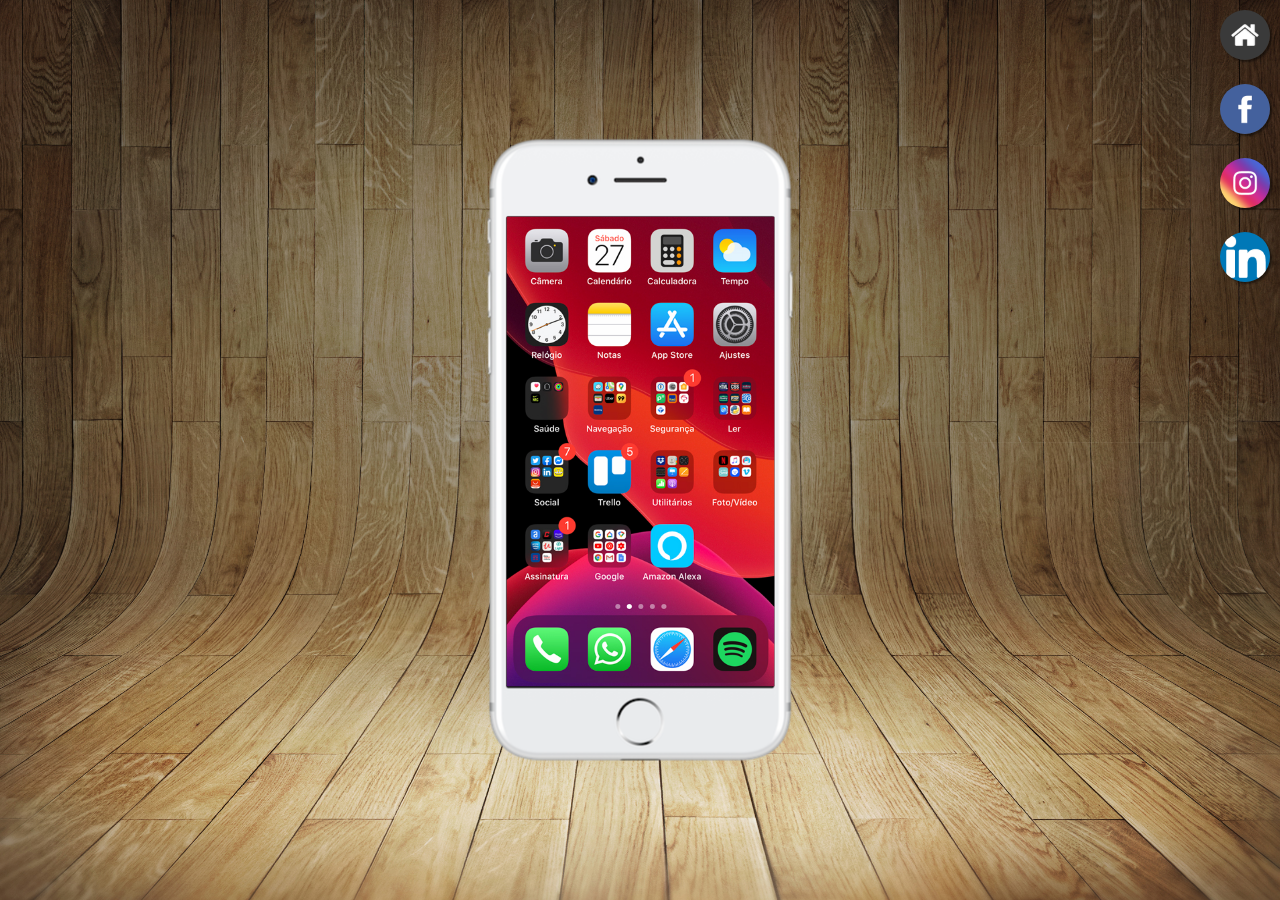
<file: index.html>
<!DOCTYPE html>
<html lang="pt-br">
<head>
    <meta charset="UTF-8">
    <meta name="viewport" content="width=device-width, initial-scale=1.0">
    <title>Projeto Social</title>
    <link rel="stylesheet" href="estilos/style.css">
</head>
<body>
    <main>

        <section id="telefone">
        
           <iframe src="home.html" name="tela" id="tela" frameborder="0"></iframe>

        </section>

        <section id="redes-sociais">
            <a href="home.html" target="tela"><img src="imagens/logo-home.jpg"></a> <br>
            <a href="facebook.html" target="tela"> <img src="imagens/logo-facebook.jpg" alt=""></a> <br>
            <a href="instagram.html" target="tela"> <img src="imagens/logo-instagram.jpg" alt=""></a> <br>
            <a href="linkedin.html" target="tela"> <img src="imagens/logo-linkedin.jpg" alt=""></a> <br>
           

        </section>


    </main>
    
</body>
</html>
</file>
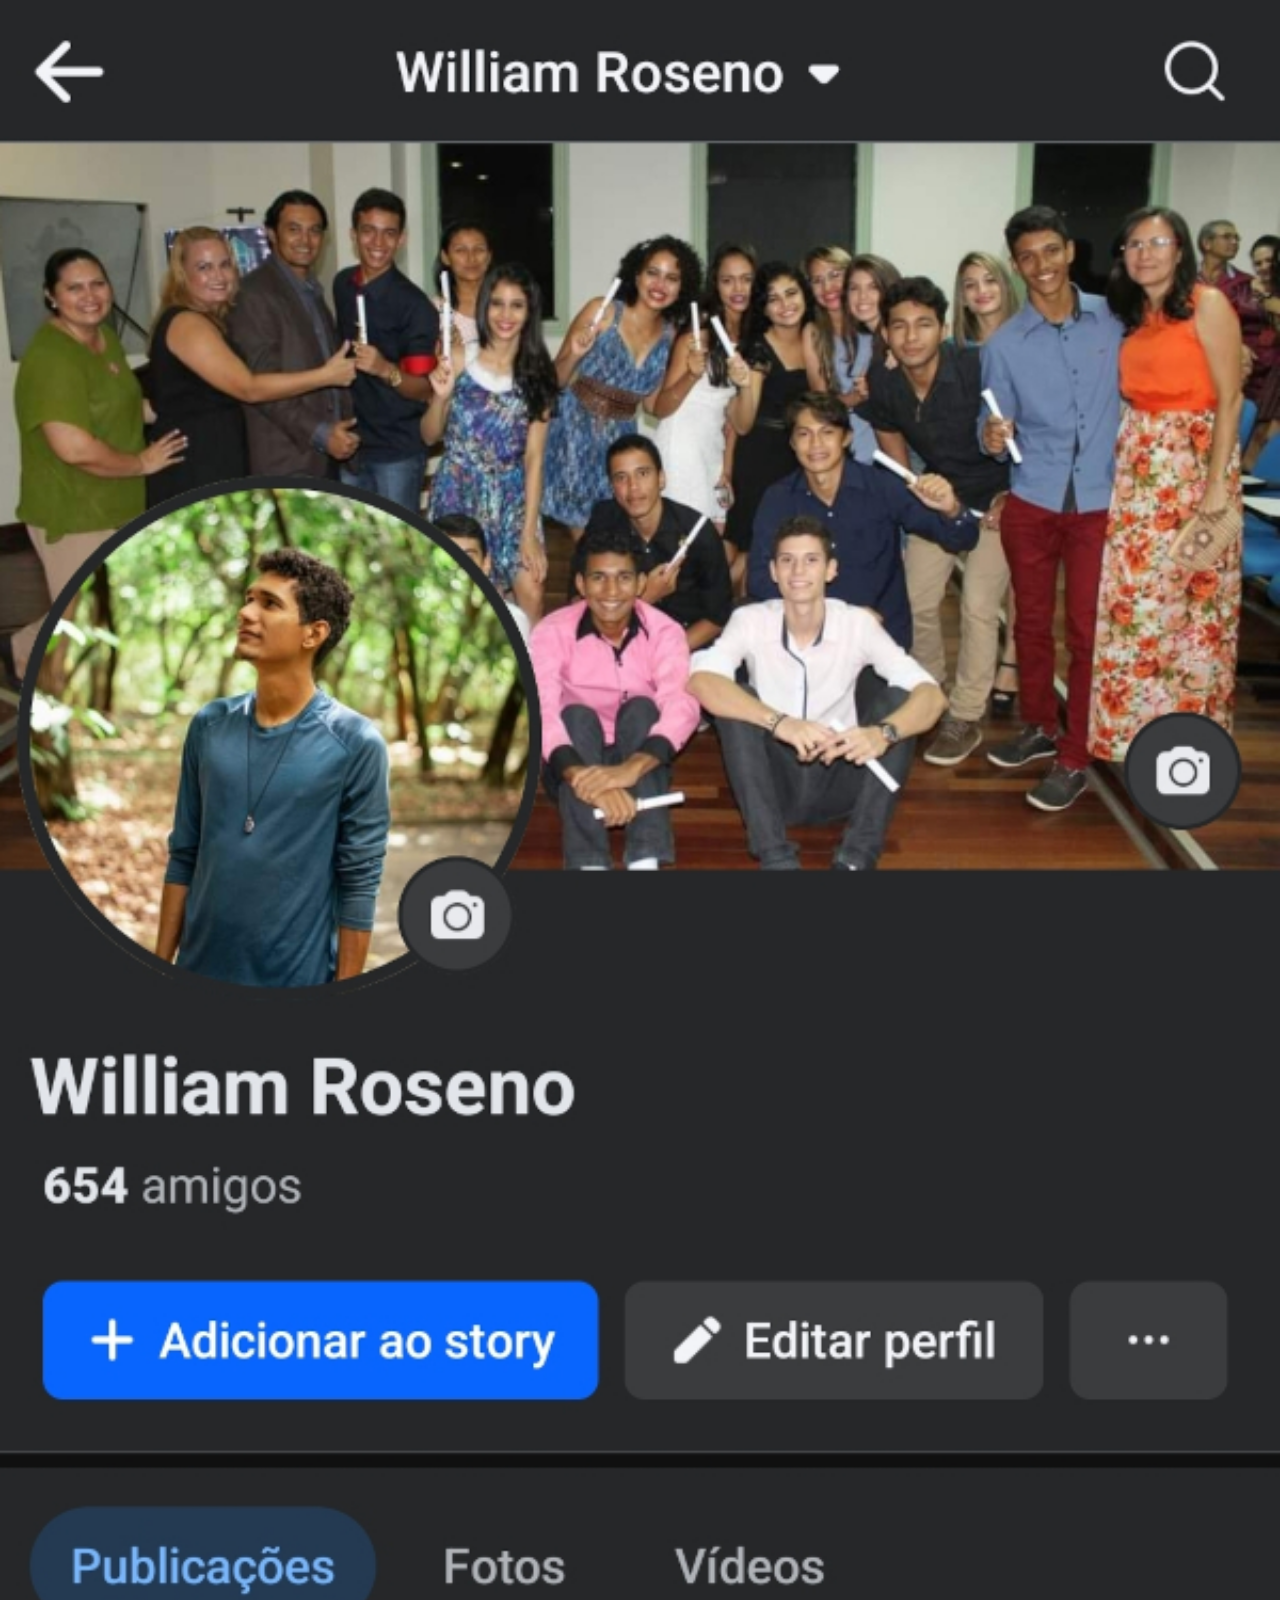
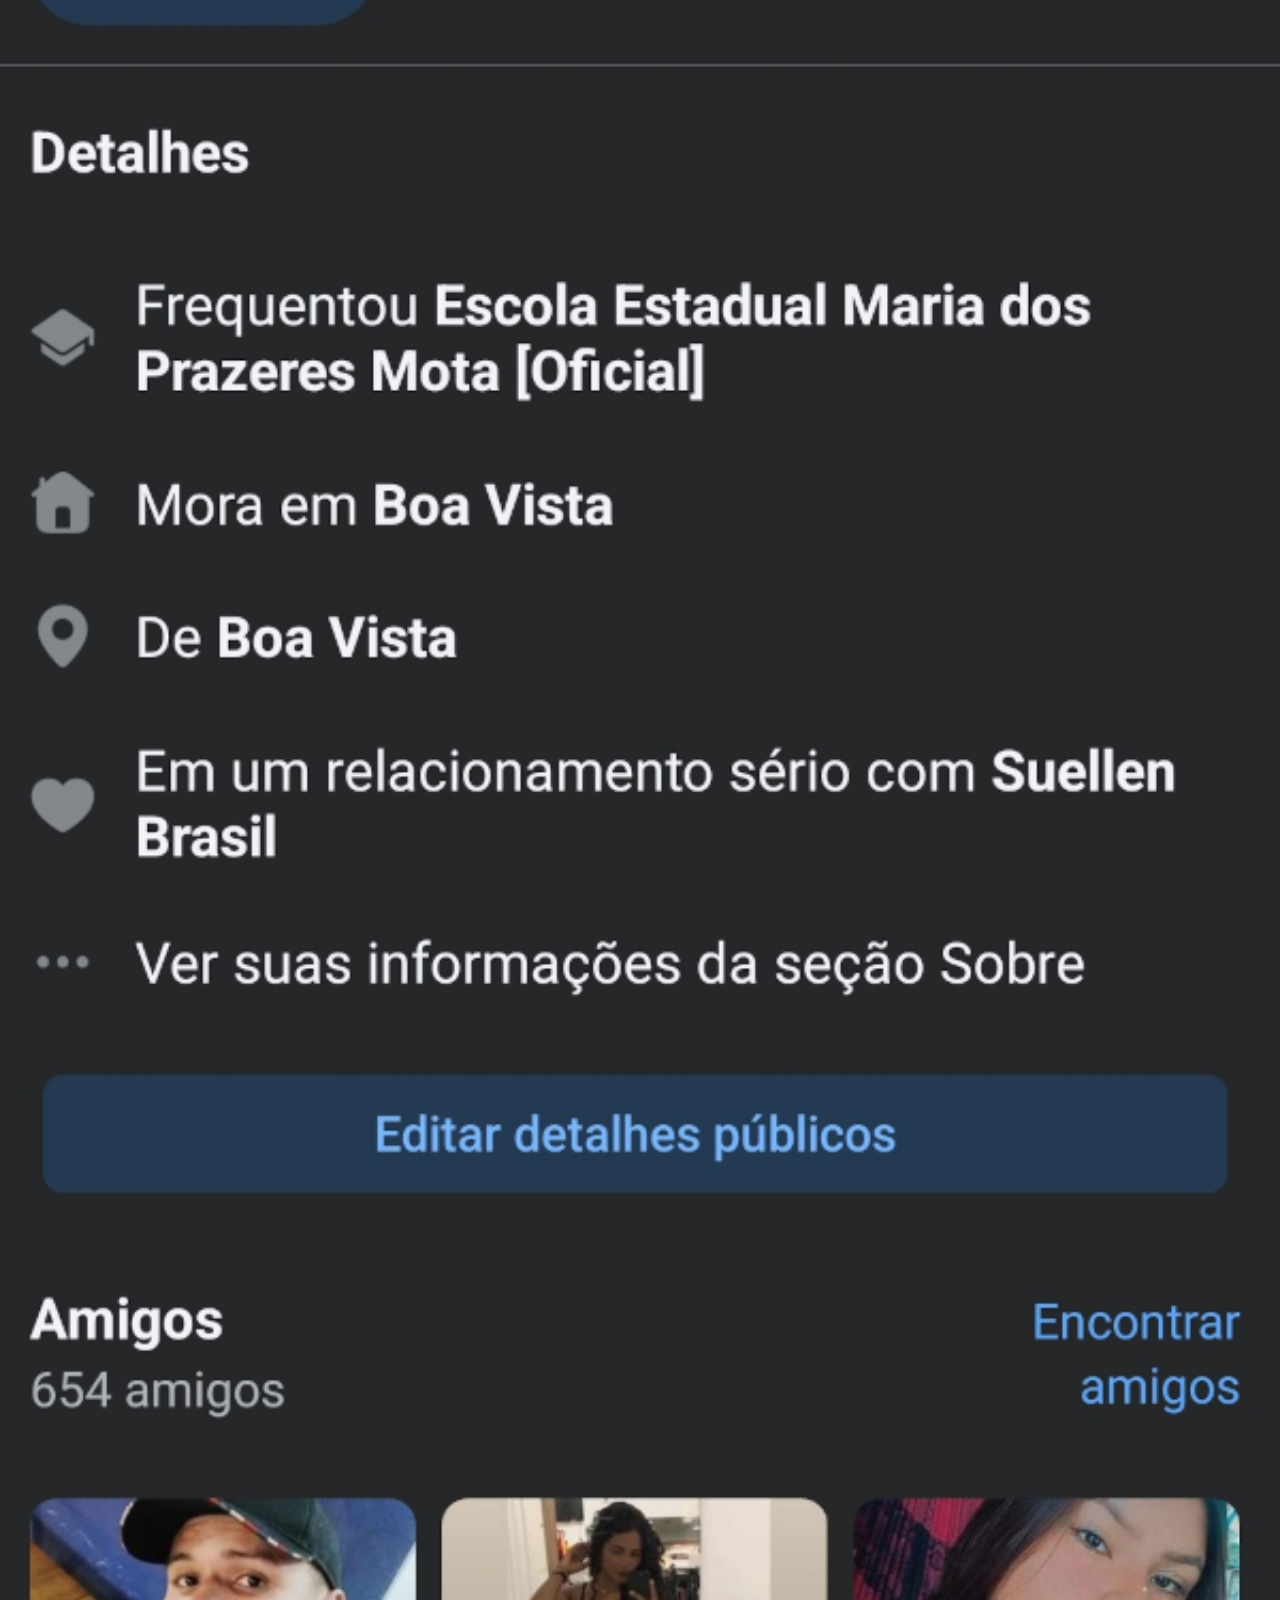
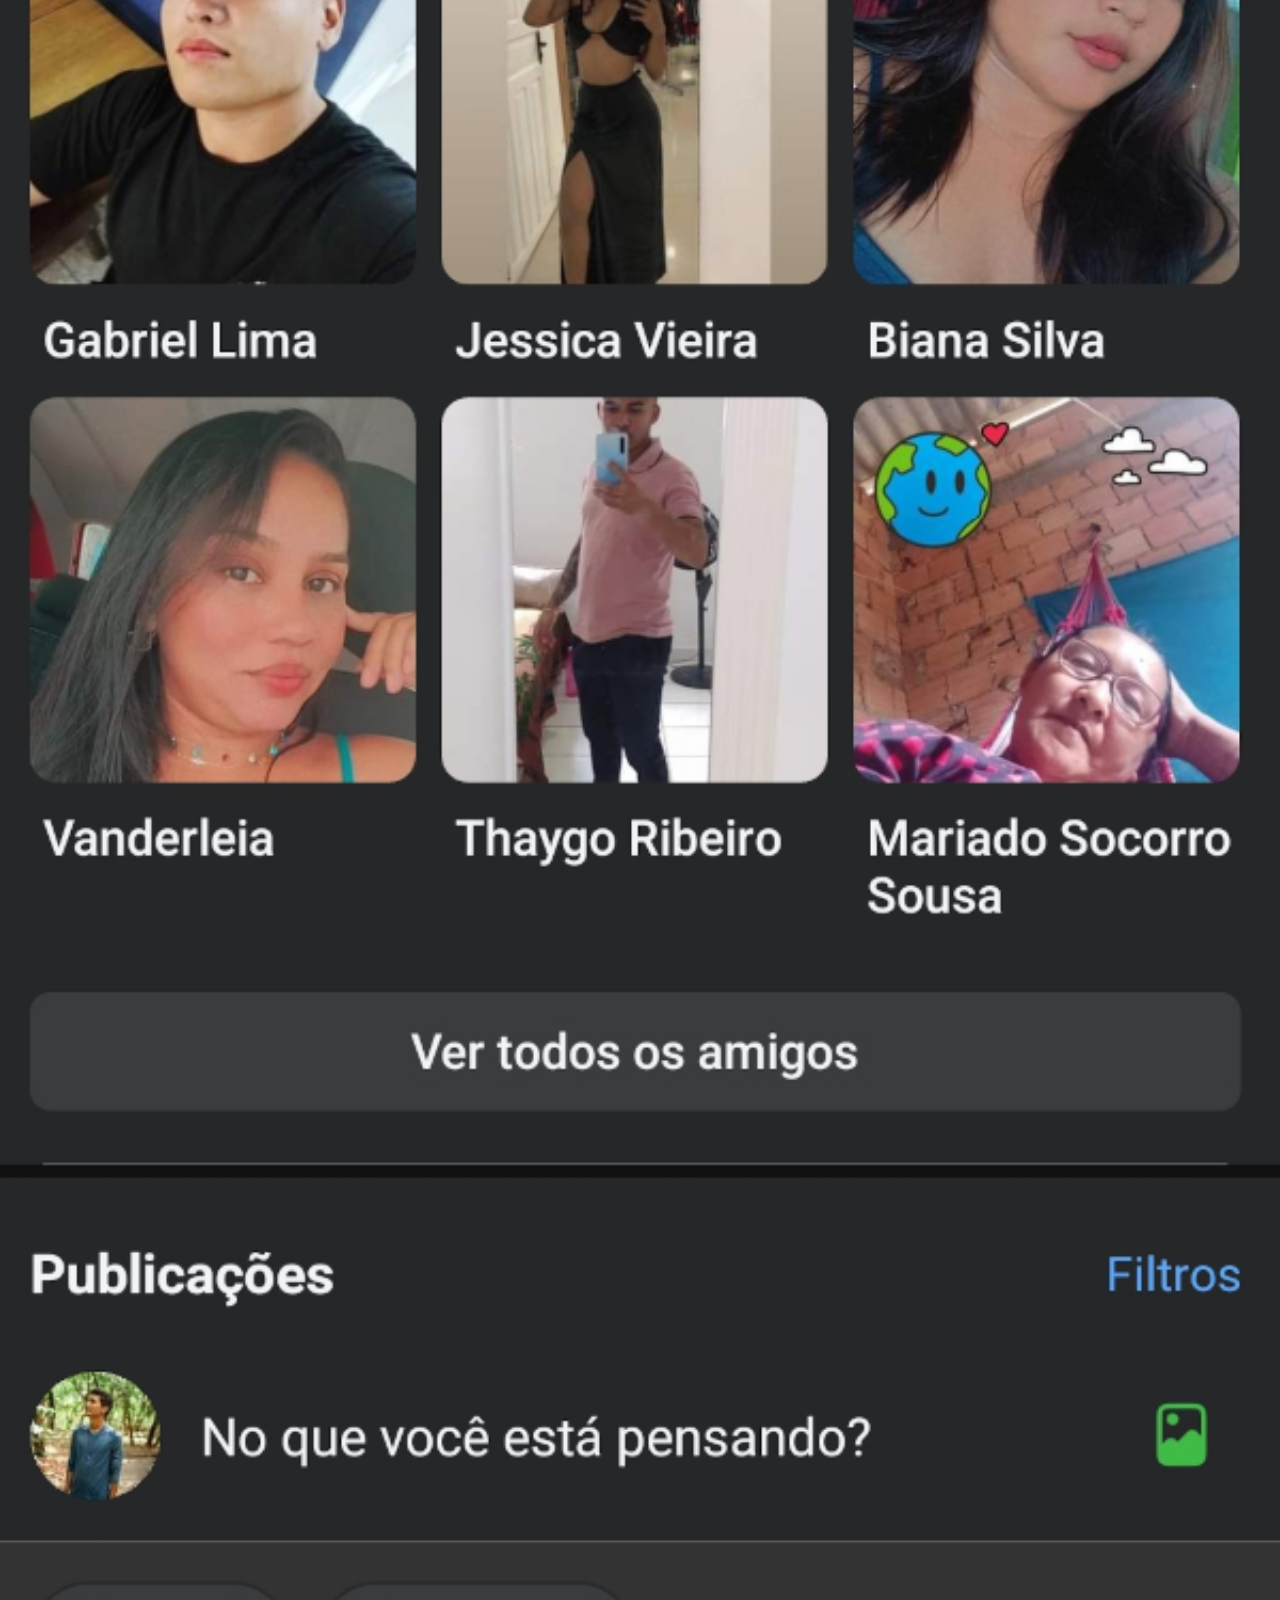
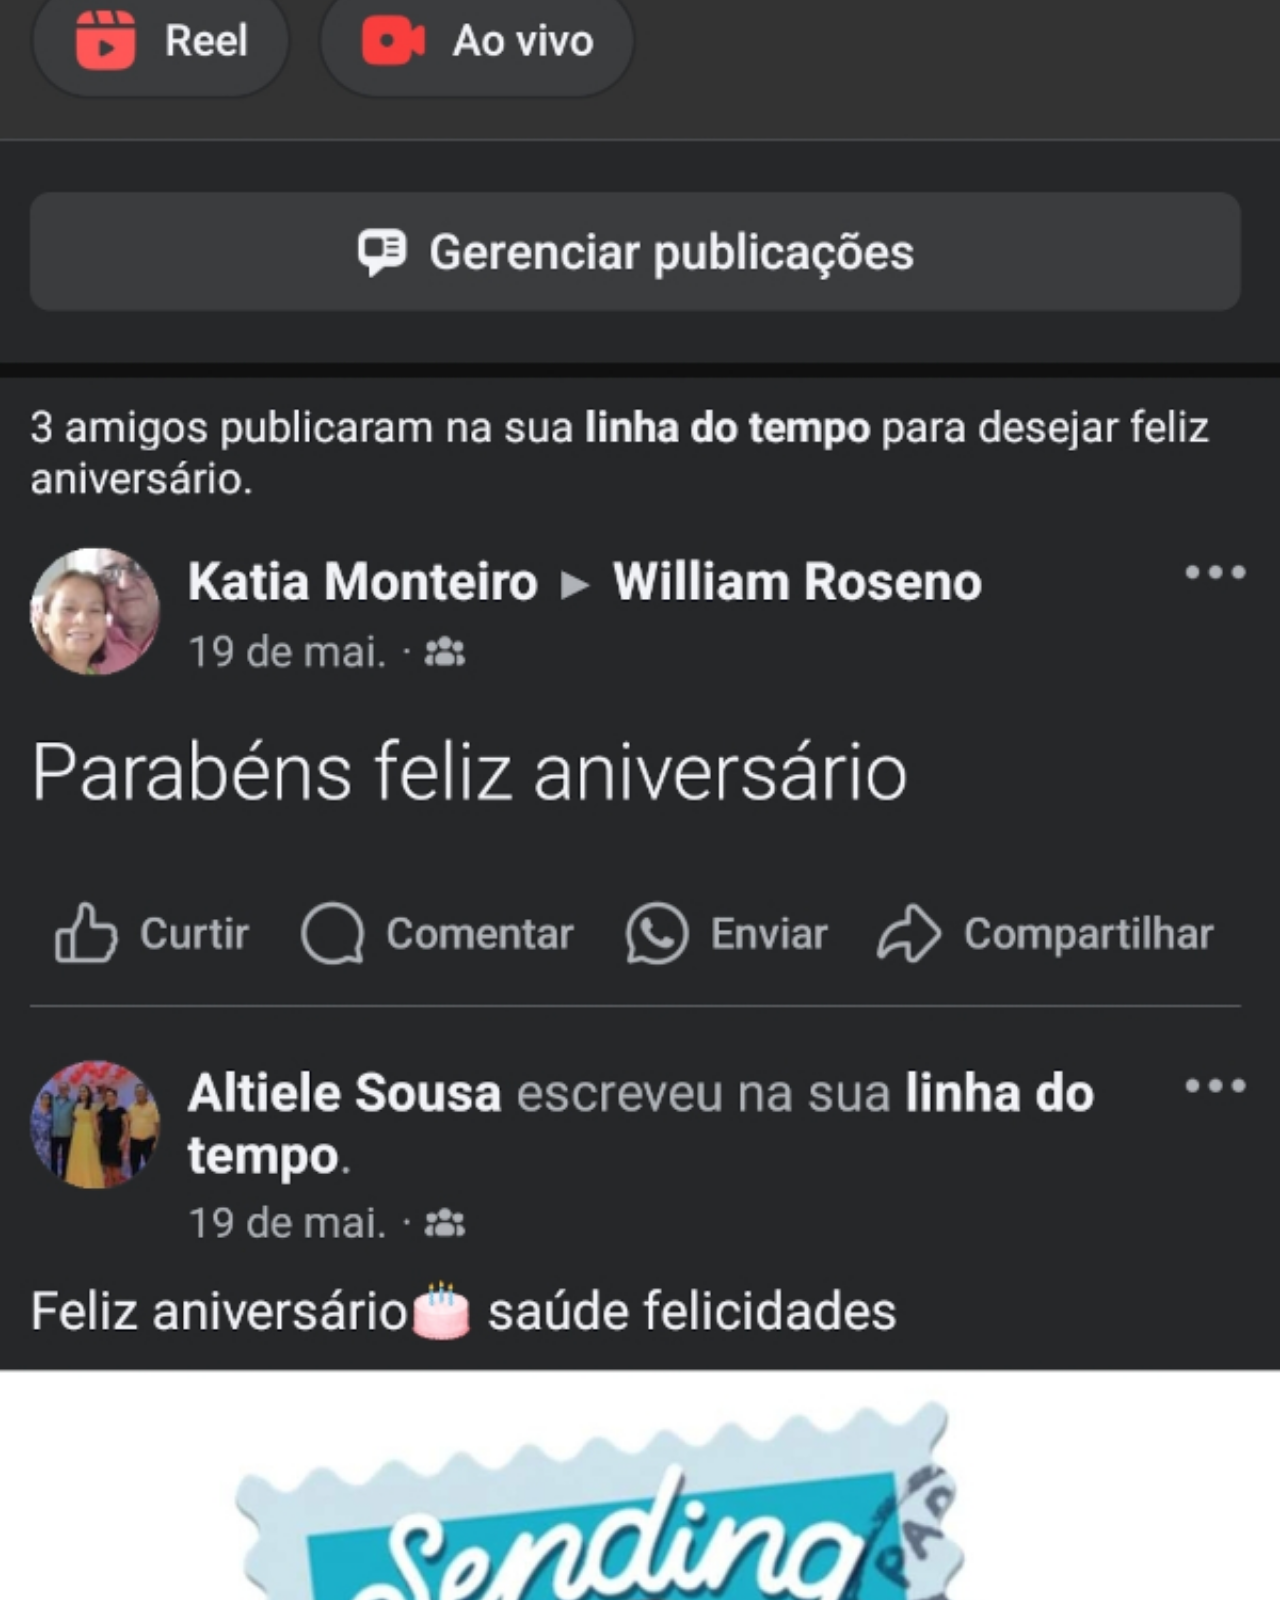
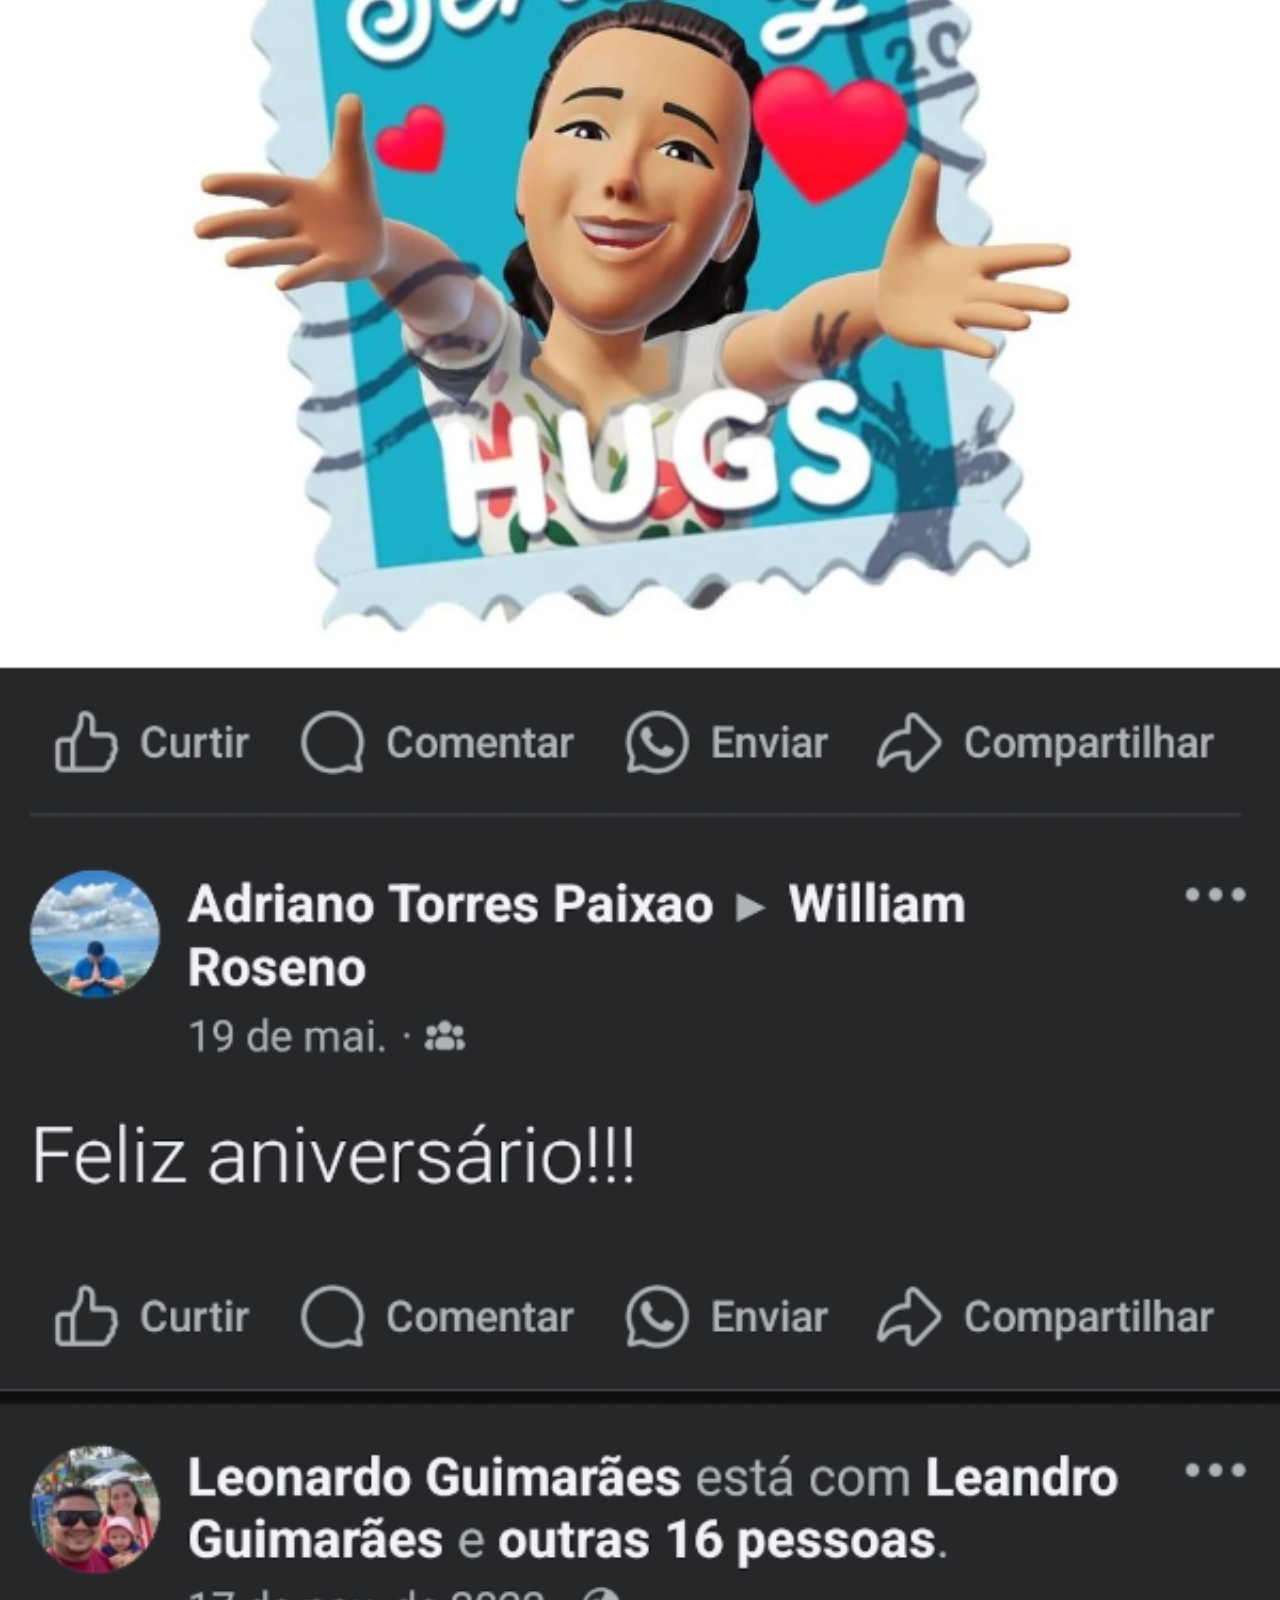
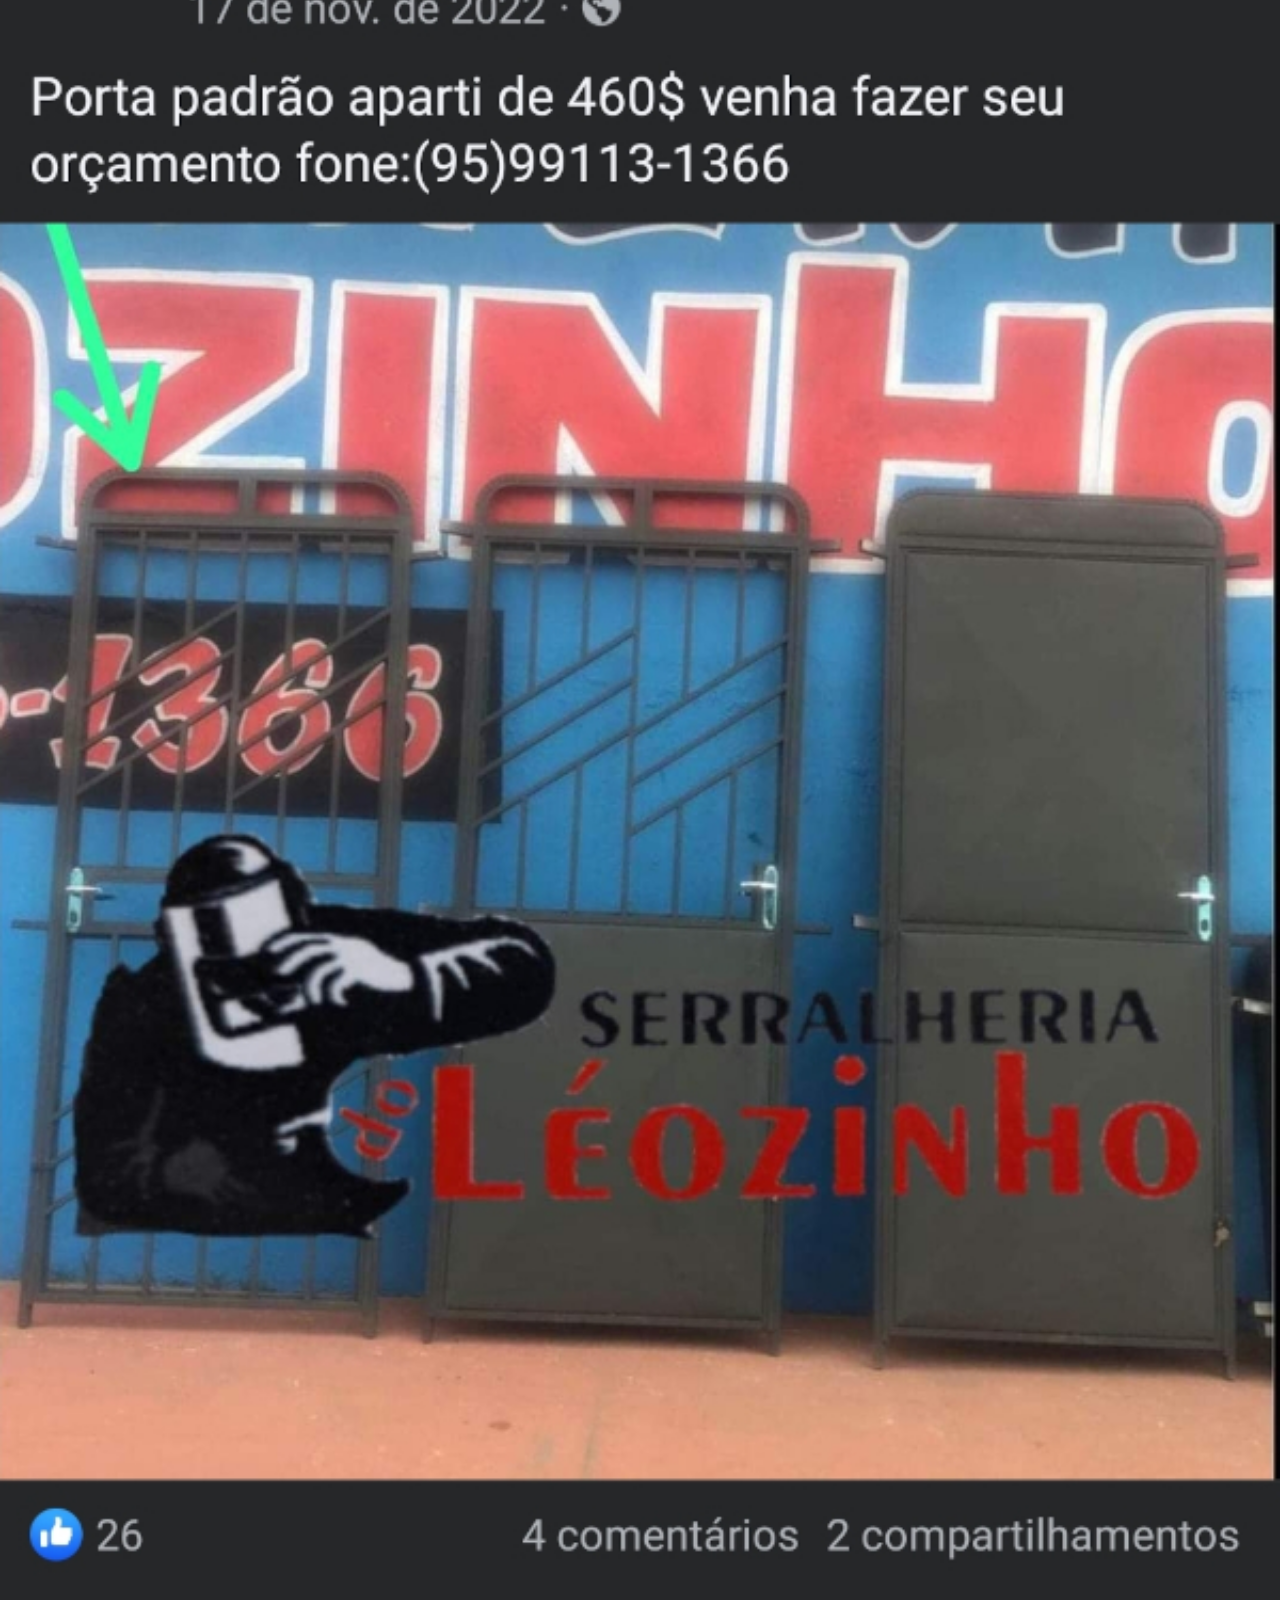
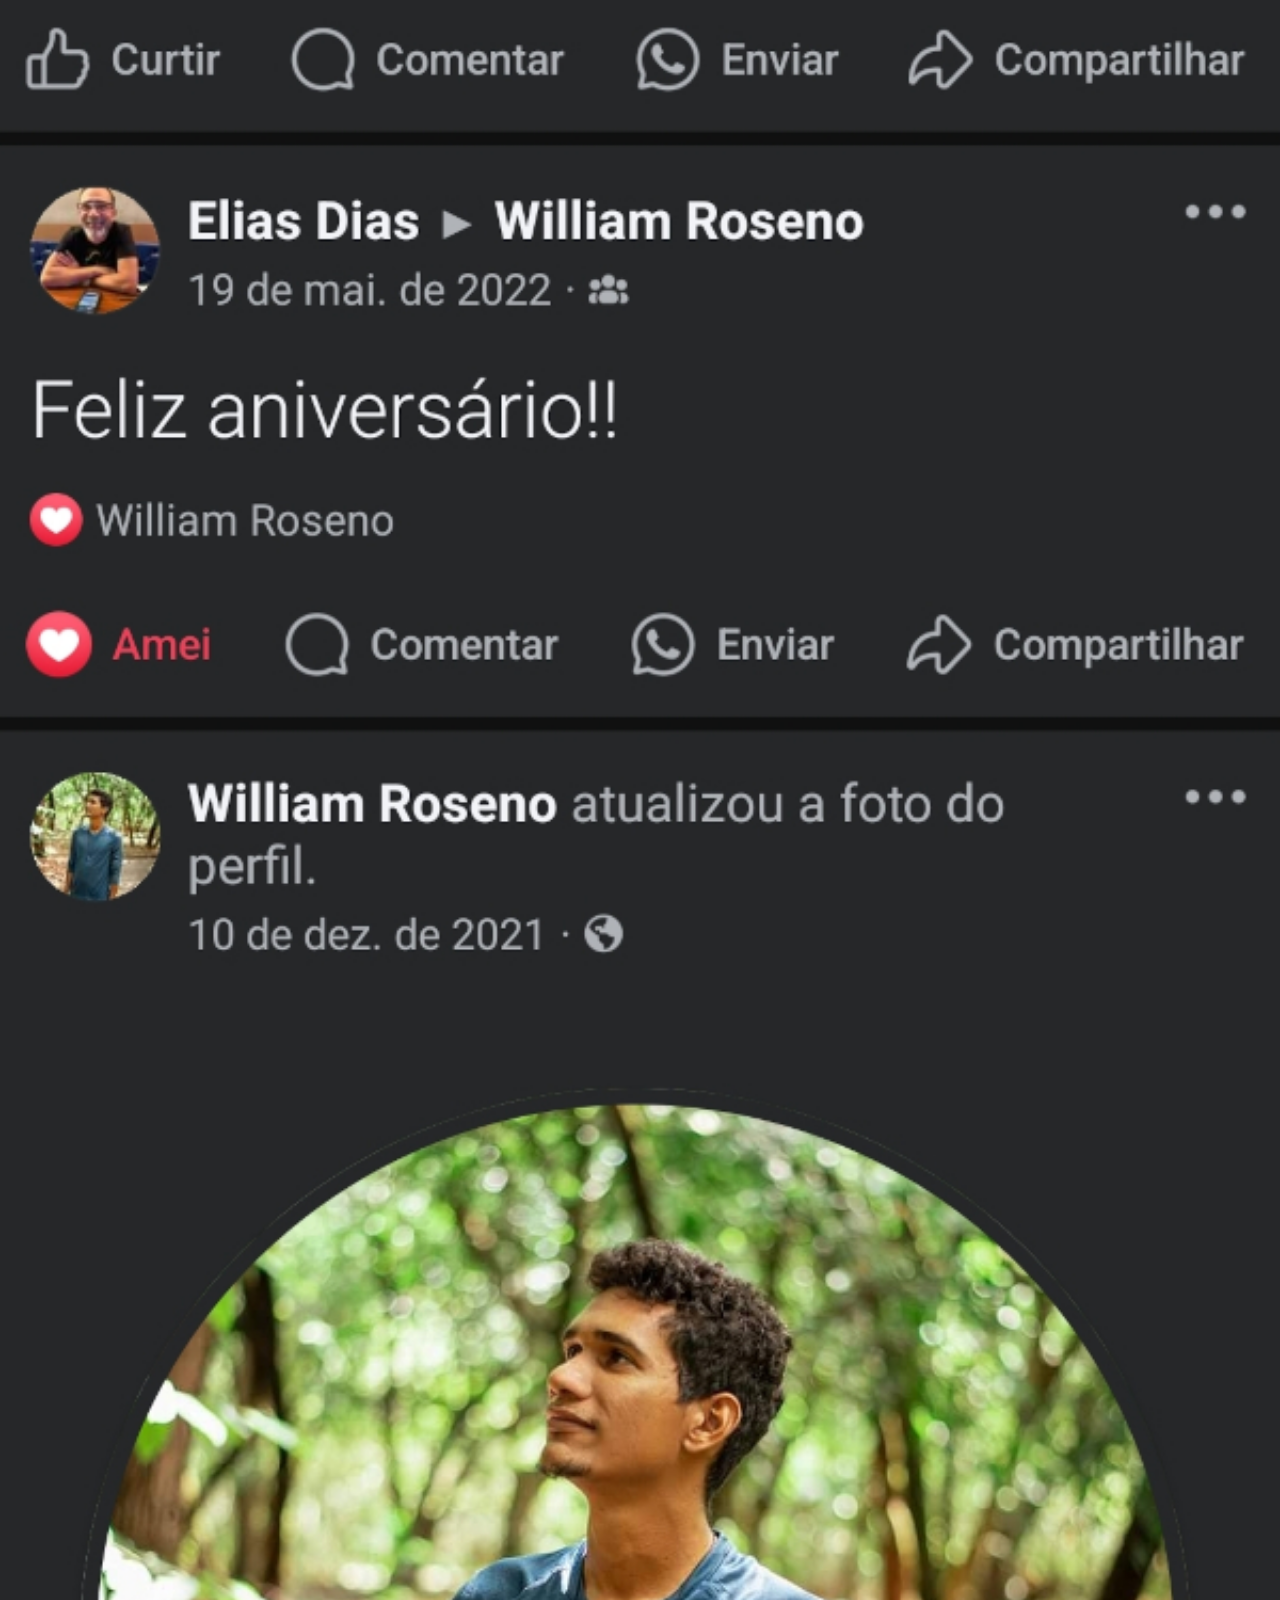
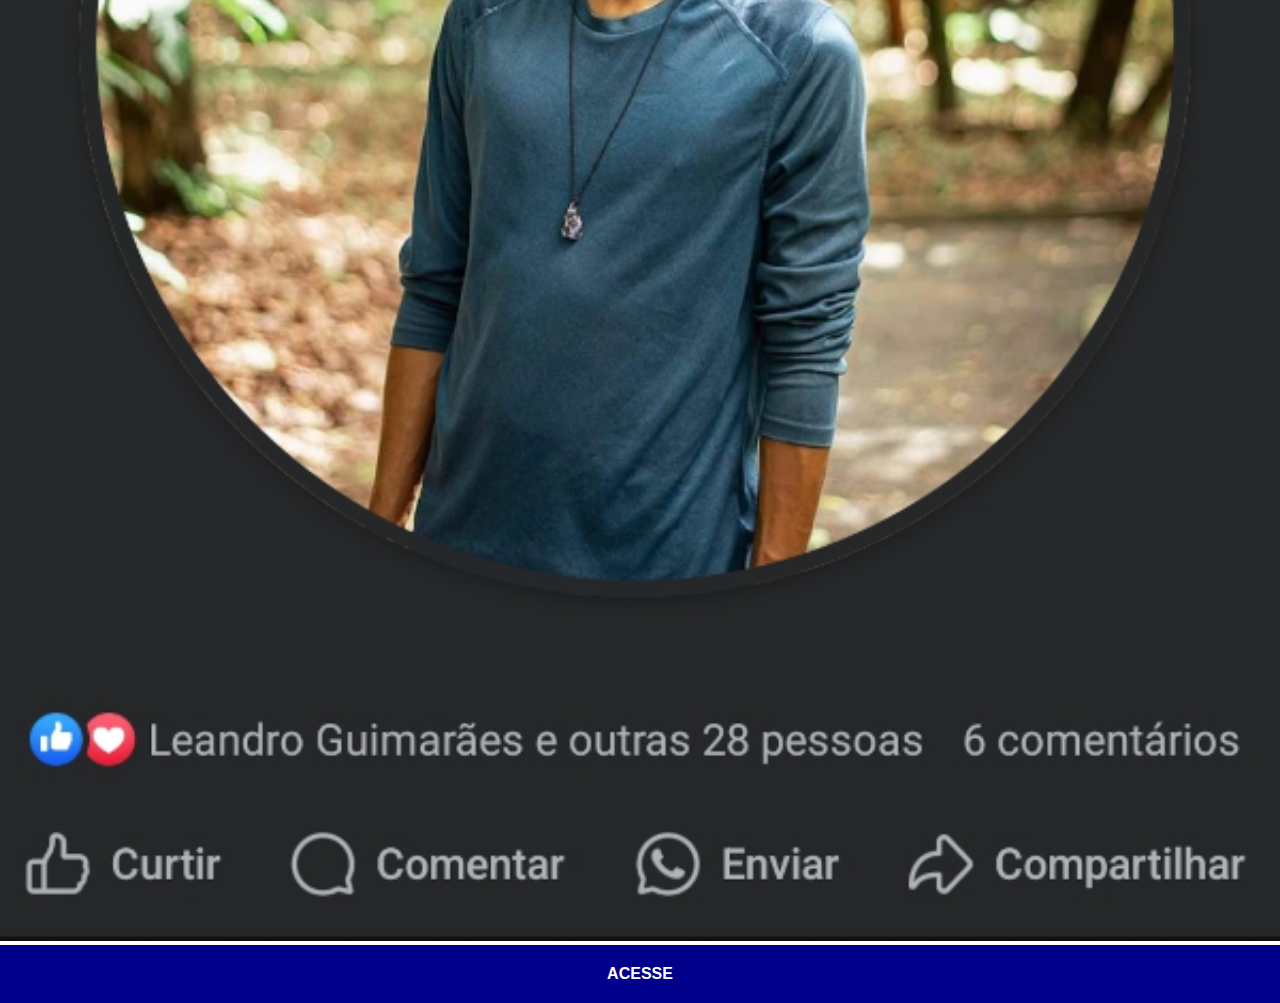
<file: facebook.html>
<!DOCTYPE html>
<html lang="en">
<head>
    <meta charset="UTF-8">
    <meta name="viewport" content="width=device-width, initial-scale=1.0">
    <title>facebook</title>
    <link rel="stylesheet" href="estilos/social.css">

</head>
<body>

<img src="imagens/facebook.jpg" alt="facebook">
<a href="https://www.facebook.com/william.roseno.1/?locale=pt_BR" target="_blank"> ACESSE</a>
    
</body>
</html>
</file>
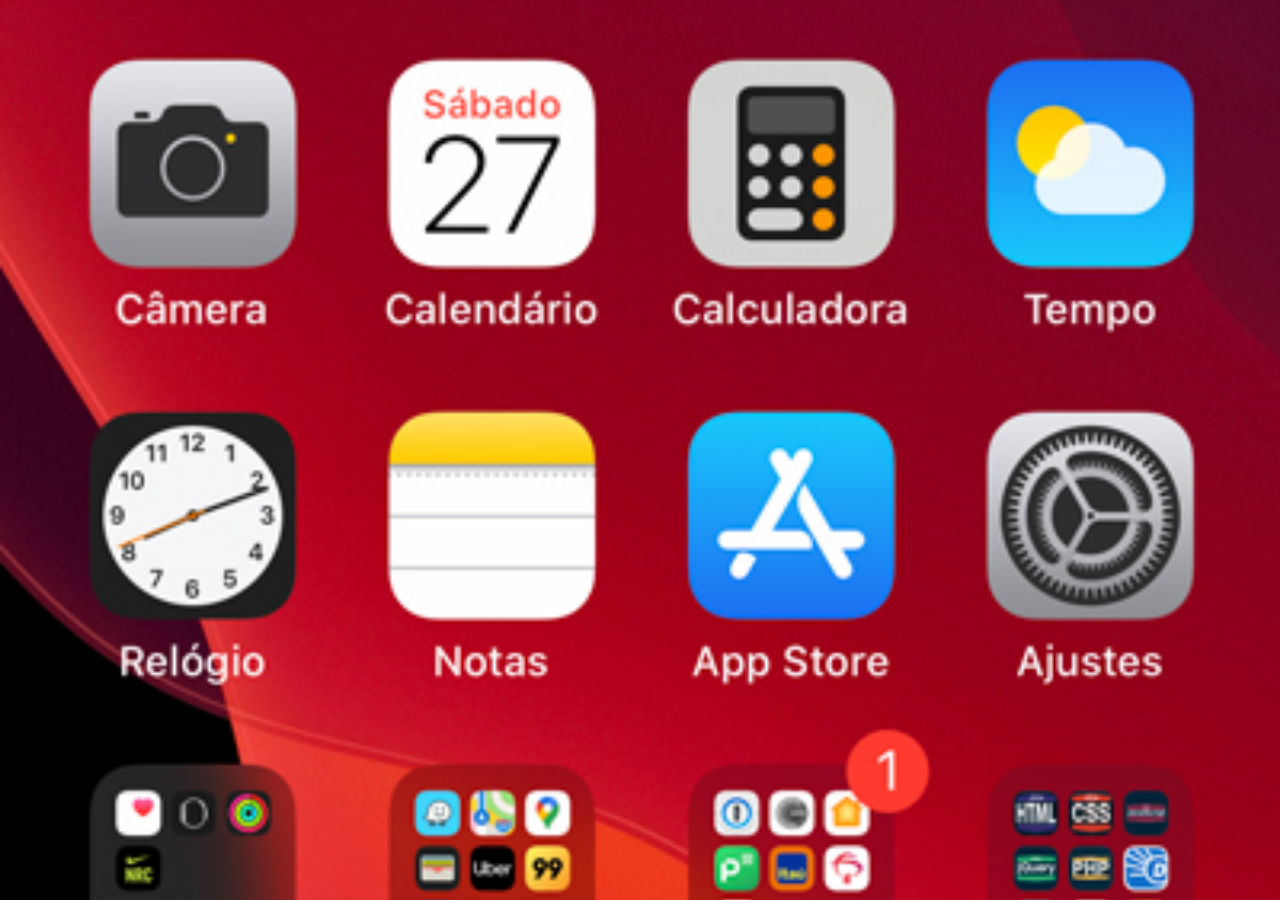
<file: home.html>
<!DOCTYPE html>
<html lang="en">
<head>
    <meta charset="UTF-8">
    <meta name="viewport" content="width=device-width, initial-scale=1.0">
    <link rel="stylesheet" href="estilos/style.css">
    <title>Home</title>

    <style>
        *{
            margin: 0px;
            padding: 0px;
        }


        body{
          height: 100vh;
          width: 100vw;
          background: url(imagens/tela-home.jpg) no-repeat top center;
          background-size: cover;
            
        }
    </style>
</head>
<body>

    <section>

    </section>
    
</body>
</html>
</file>
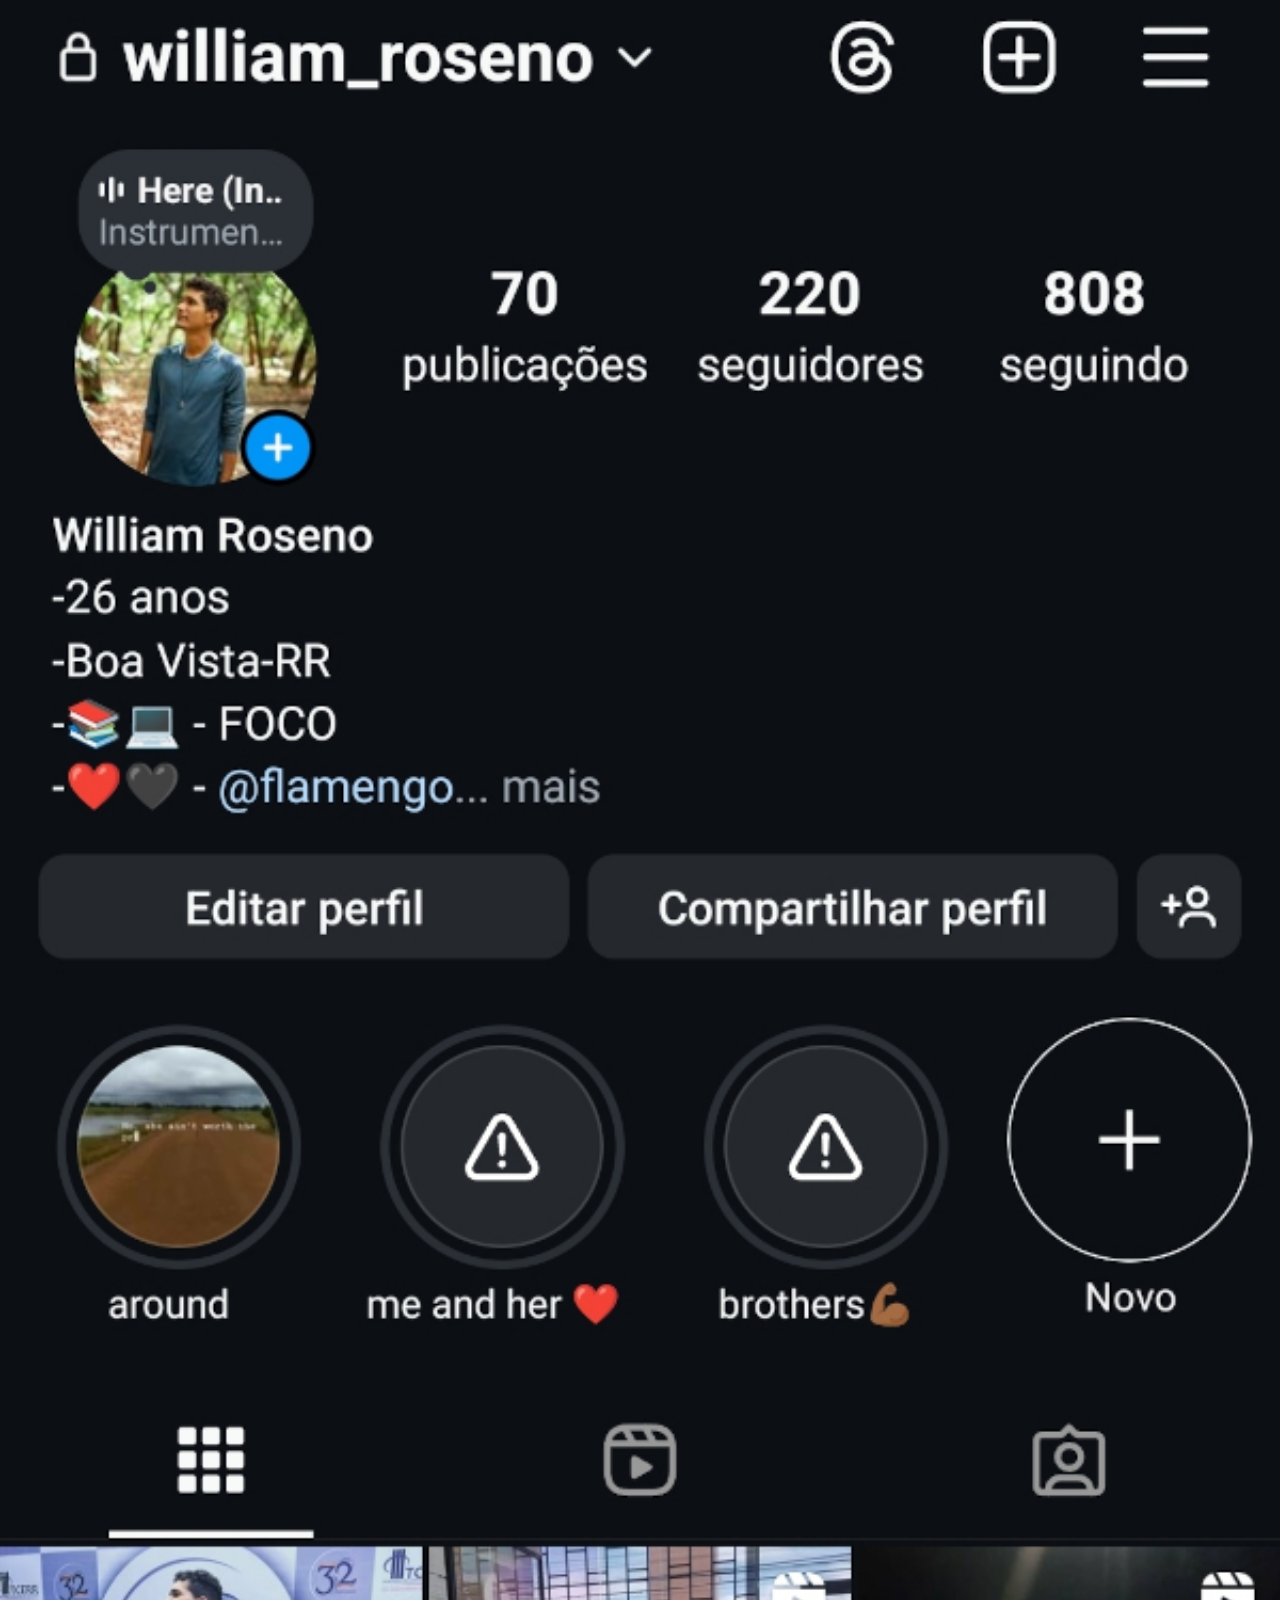
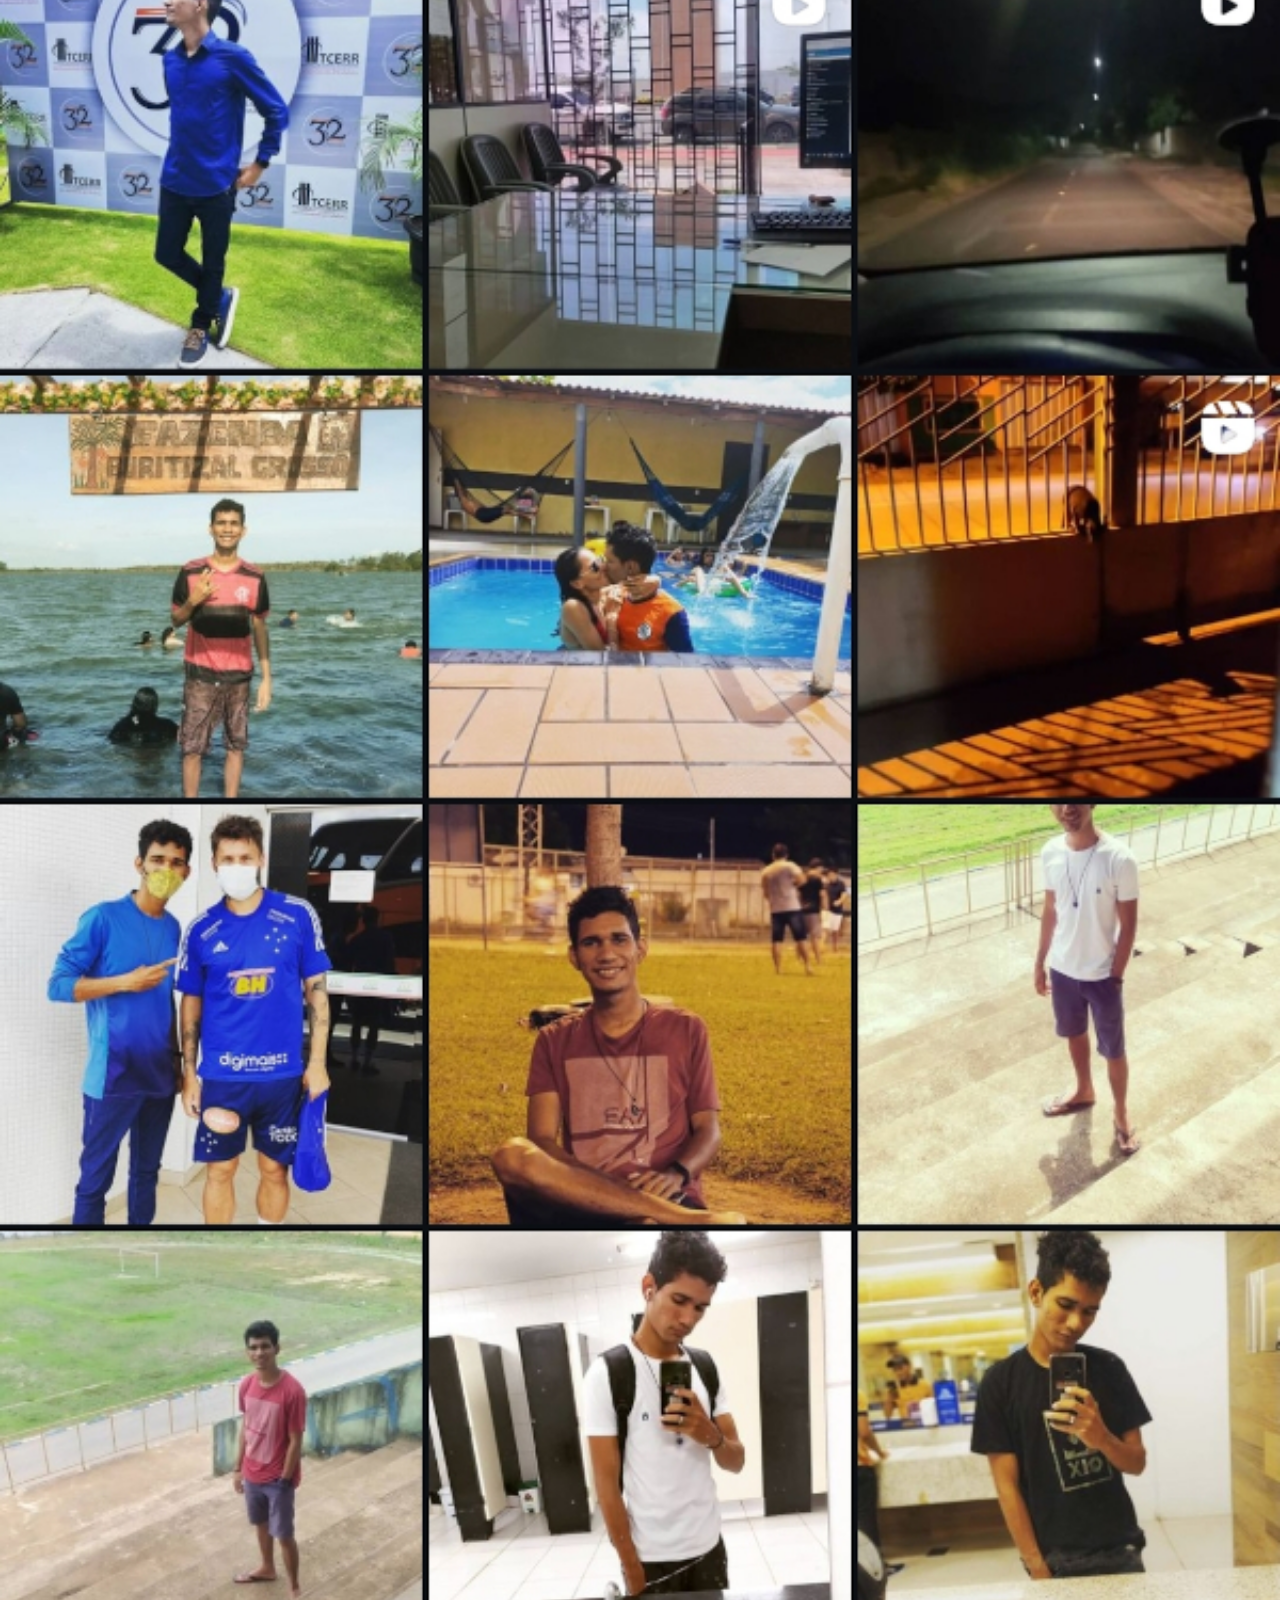
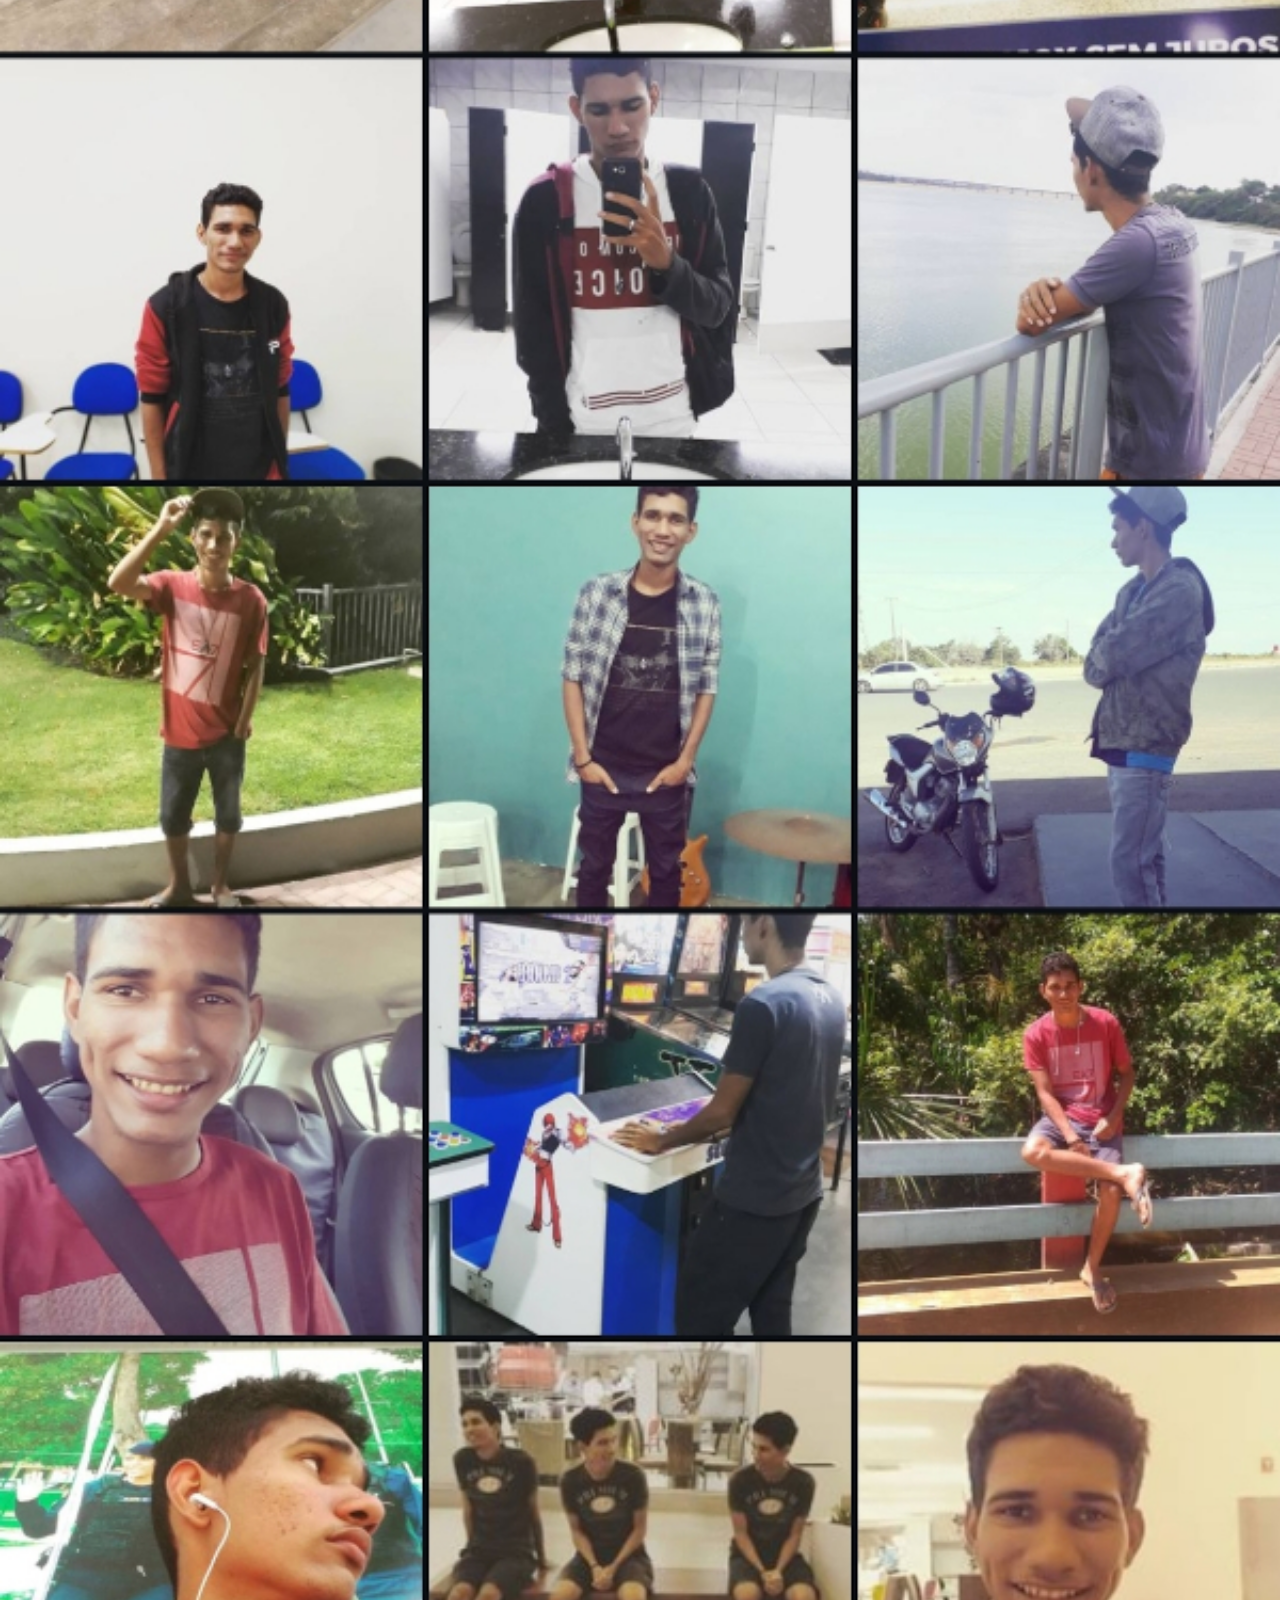
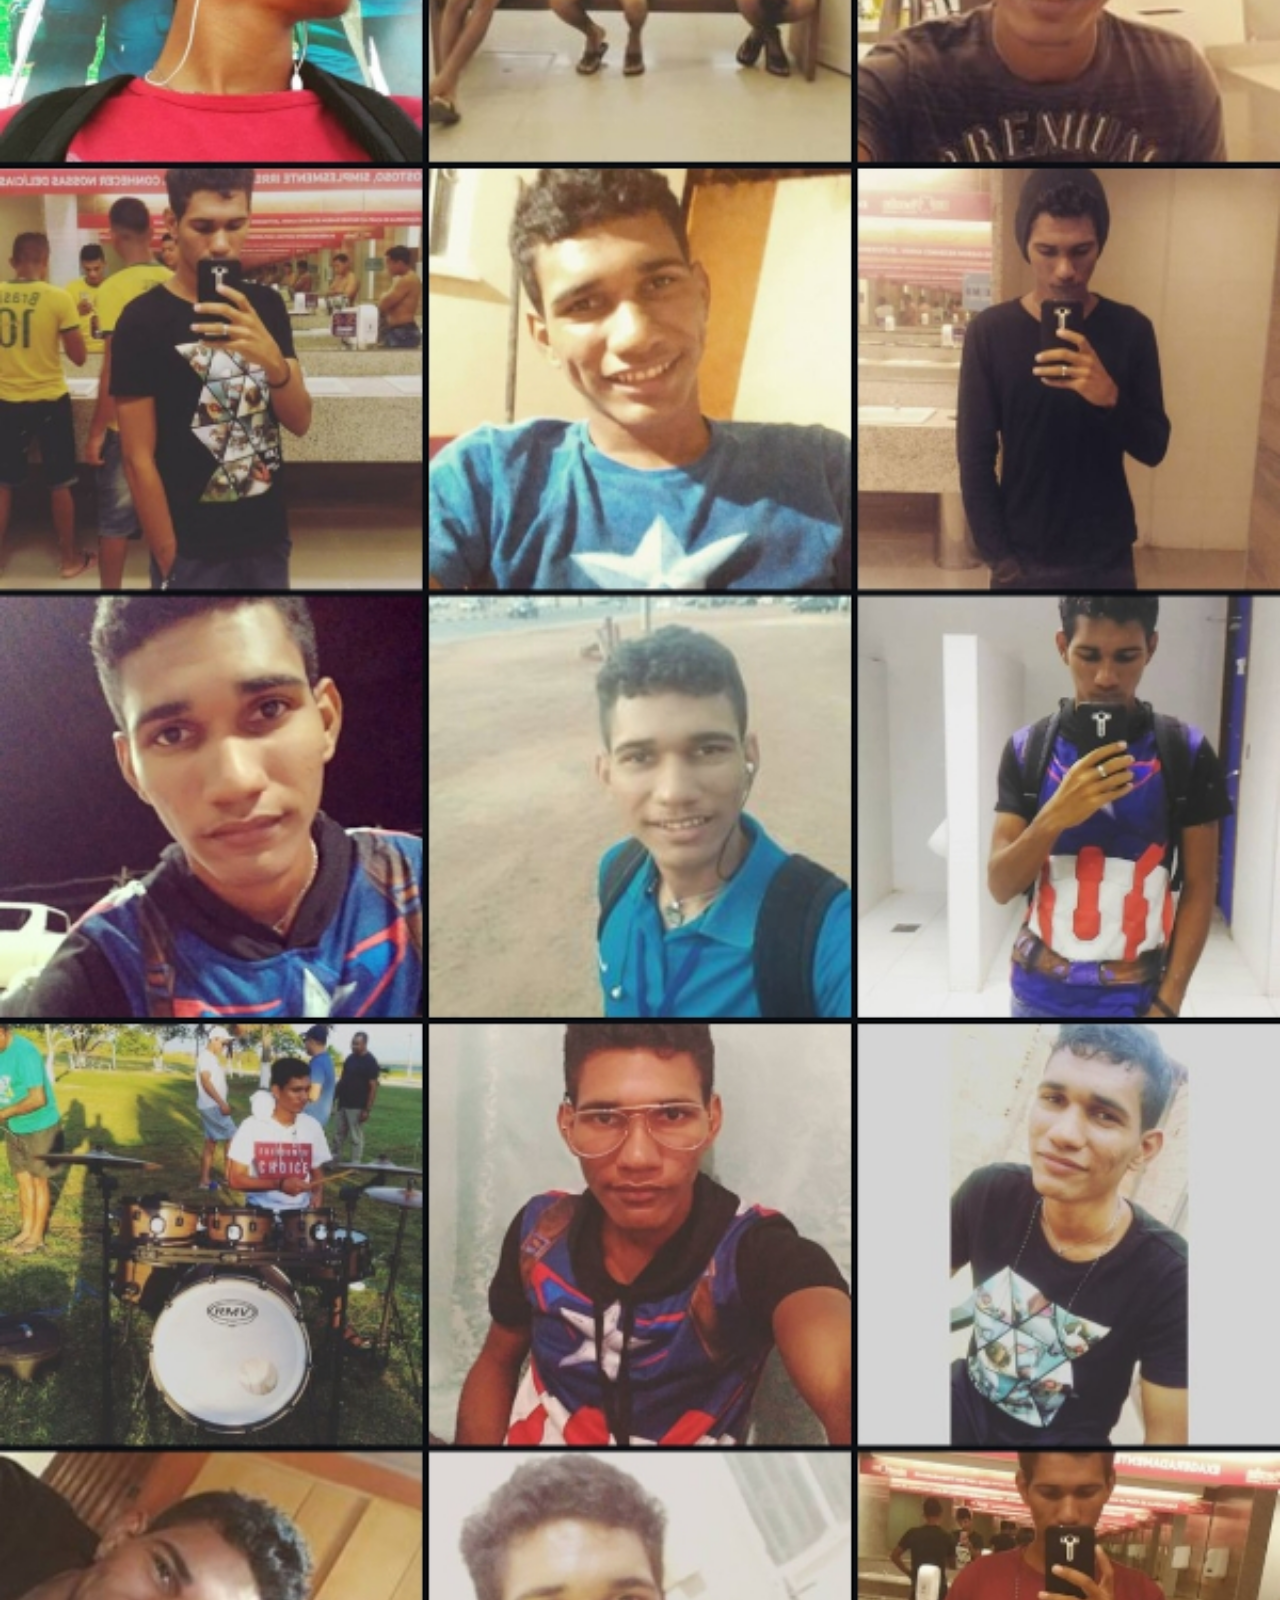
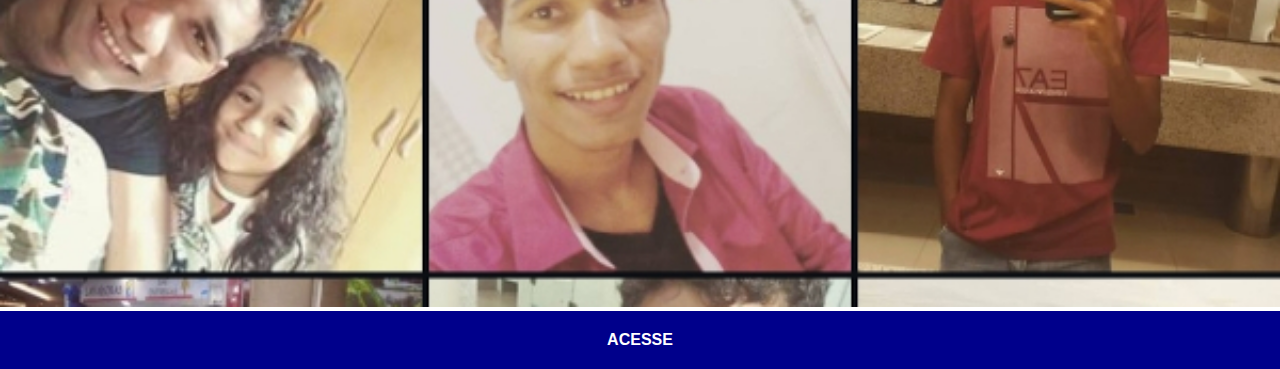
<file: instagram.html>
<!DOCTYPE html>
<html lang="en">
<head>
    <meta charset="UTF-8">
    <meta name="viewport" content="width=device-width, initial-scale=1.0">
    <title>Document</title>
    <link rel="stylesheet" href="estilos/social.css">
</head>
<body>
    <img src="imagens/instagram.jpg" alt="instagram">
    <a href="https://www.instagram.com/william_roseno/" target="_blank"> ACESSE</a>
</body>
</html>
</file>
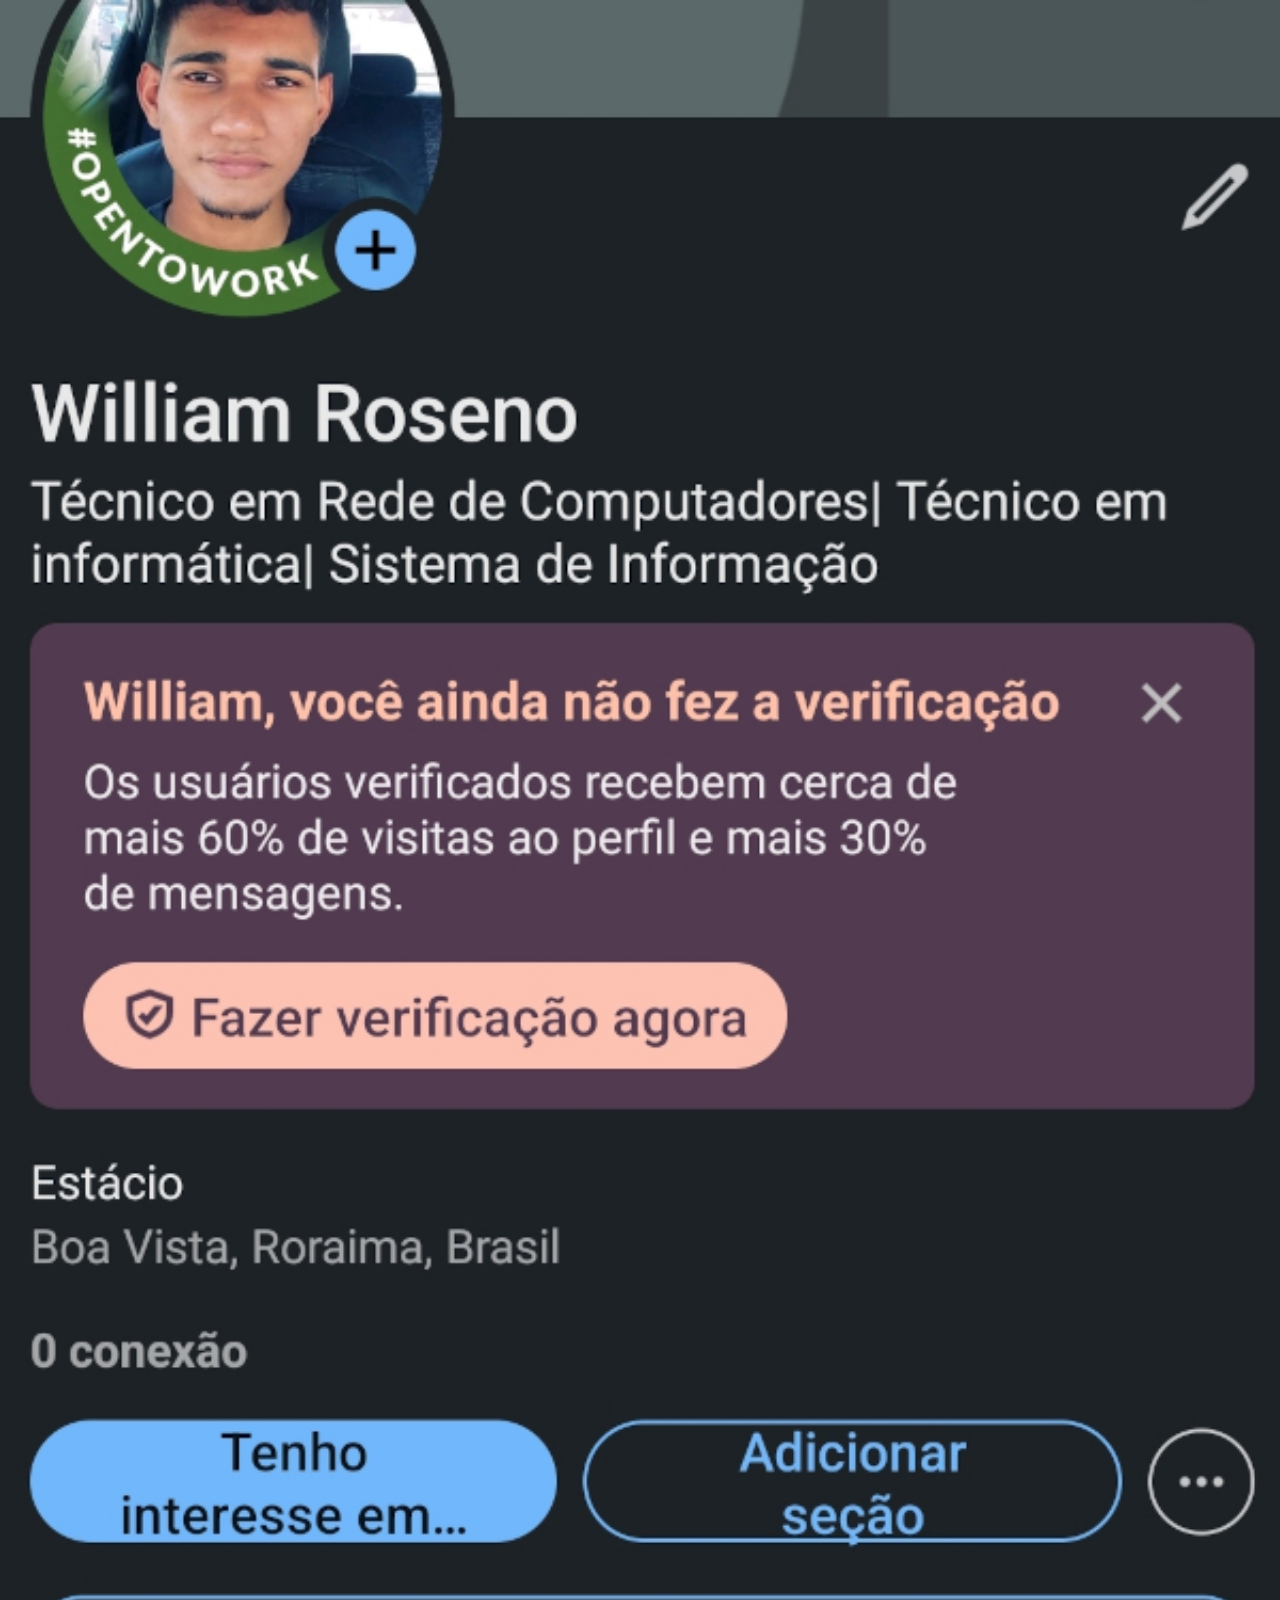
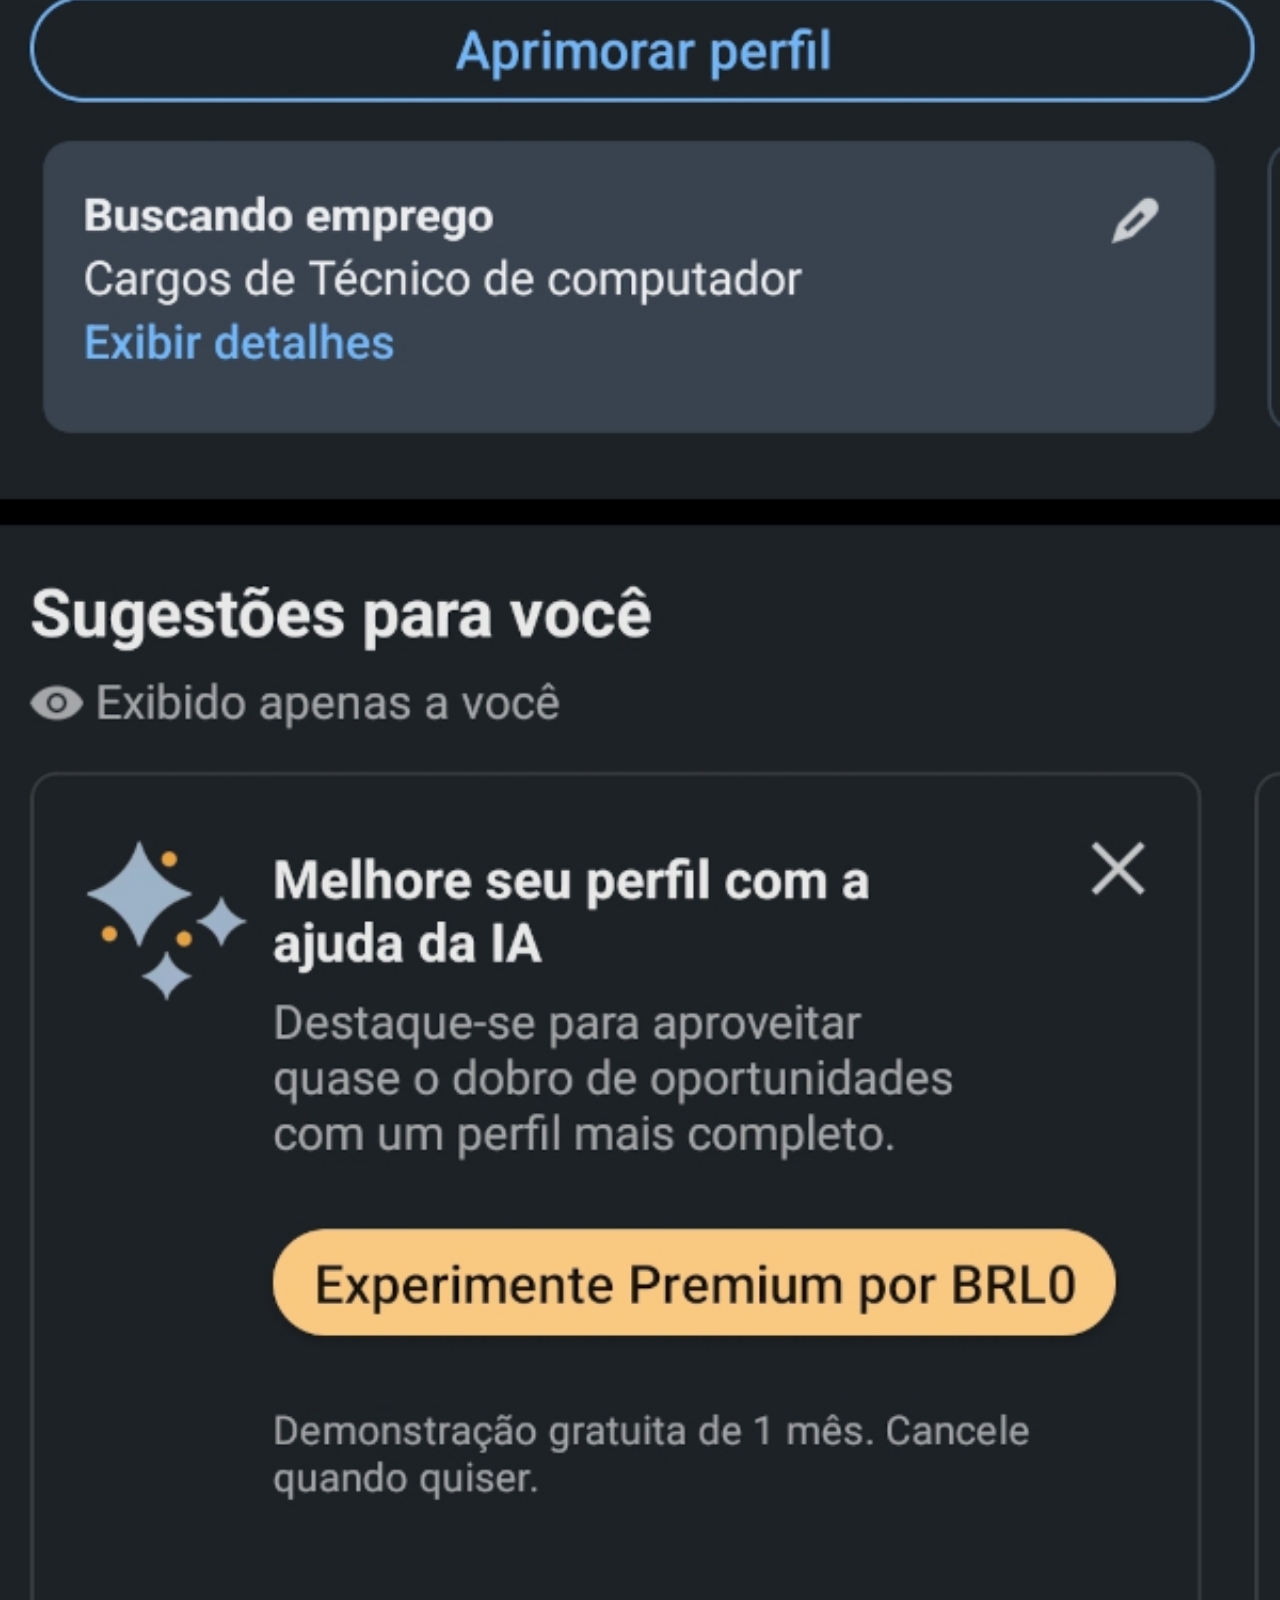
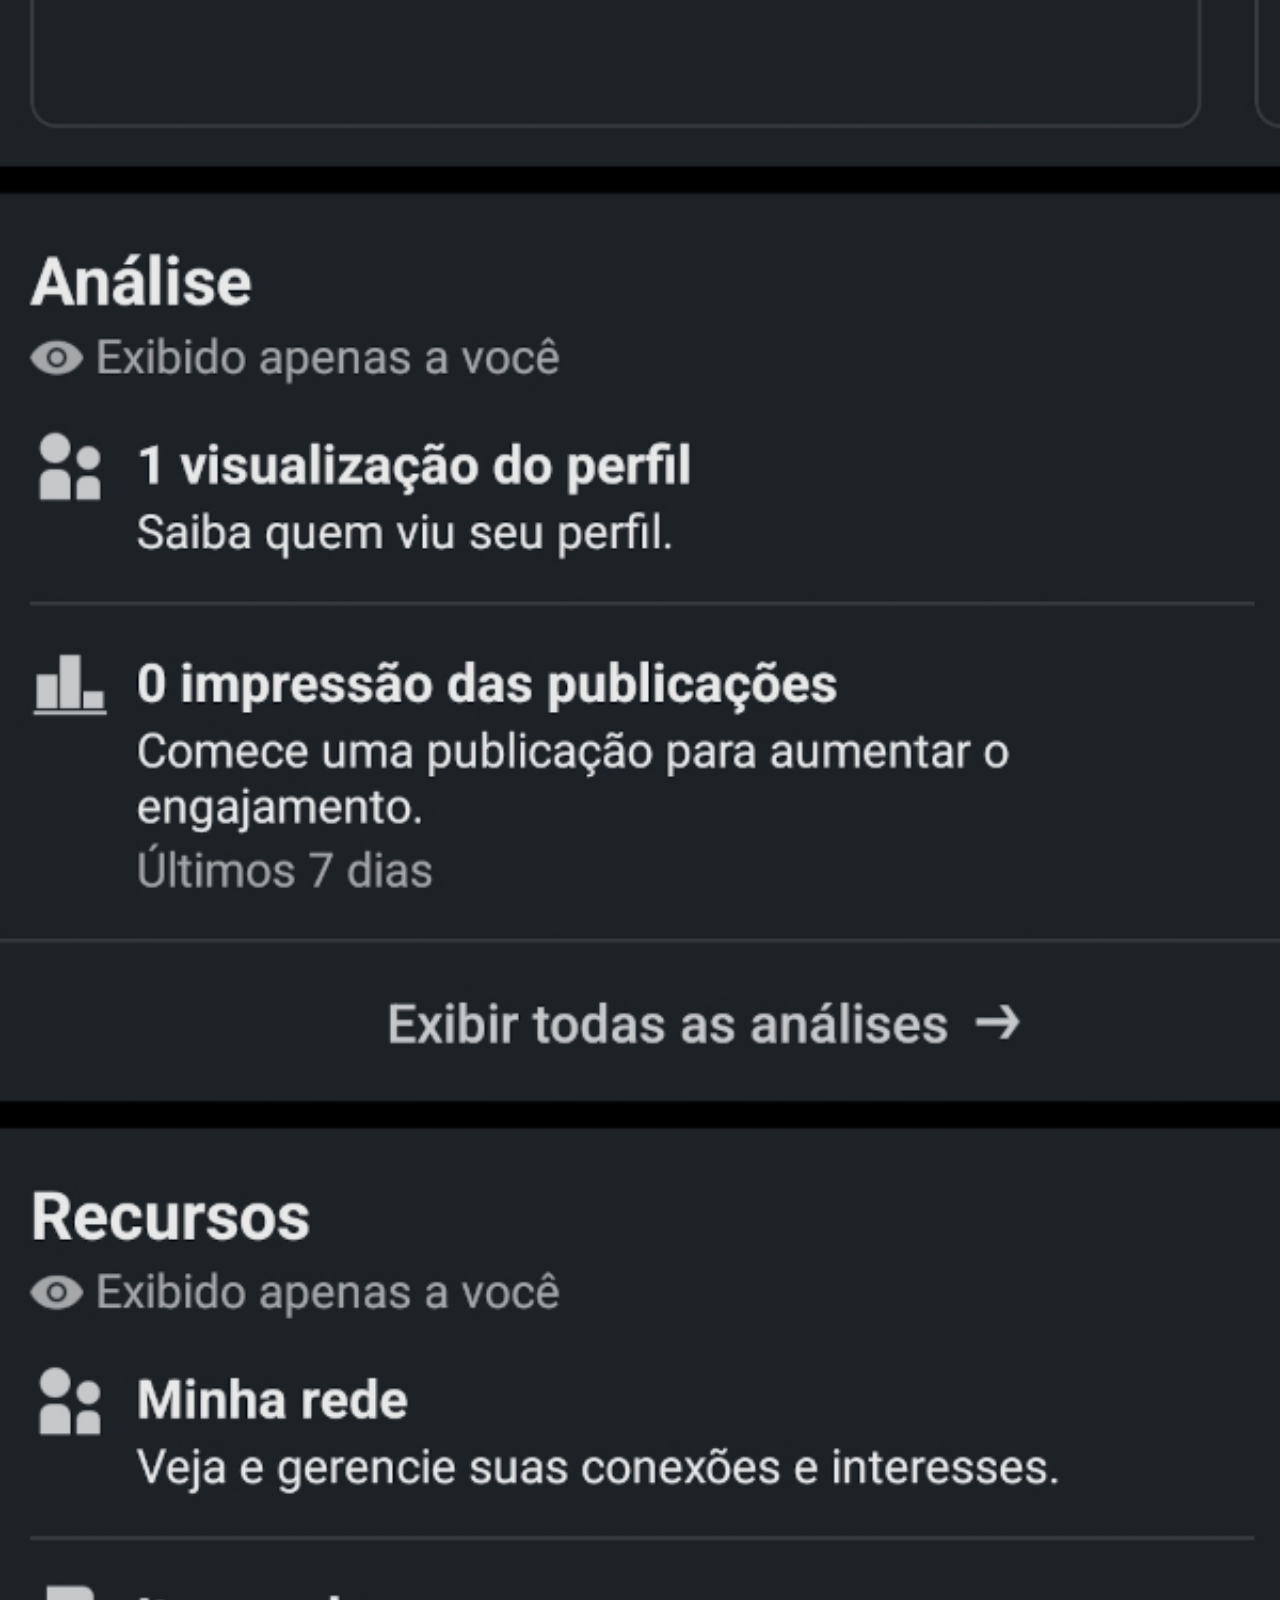
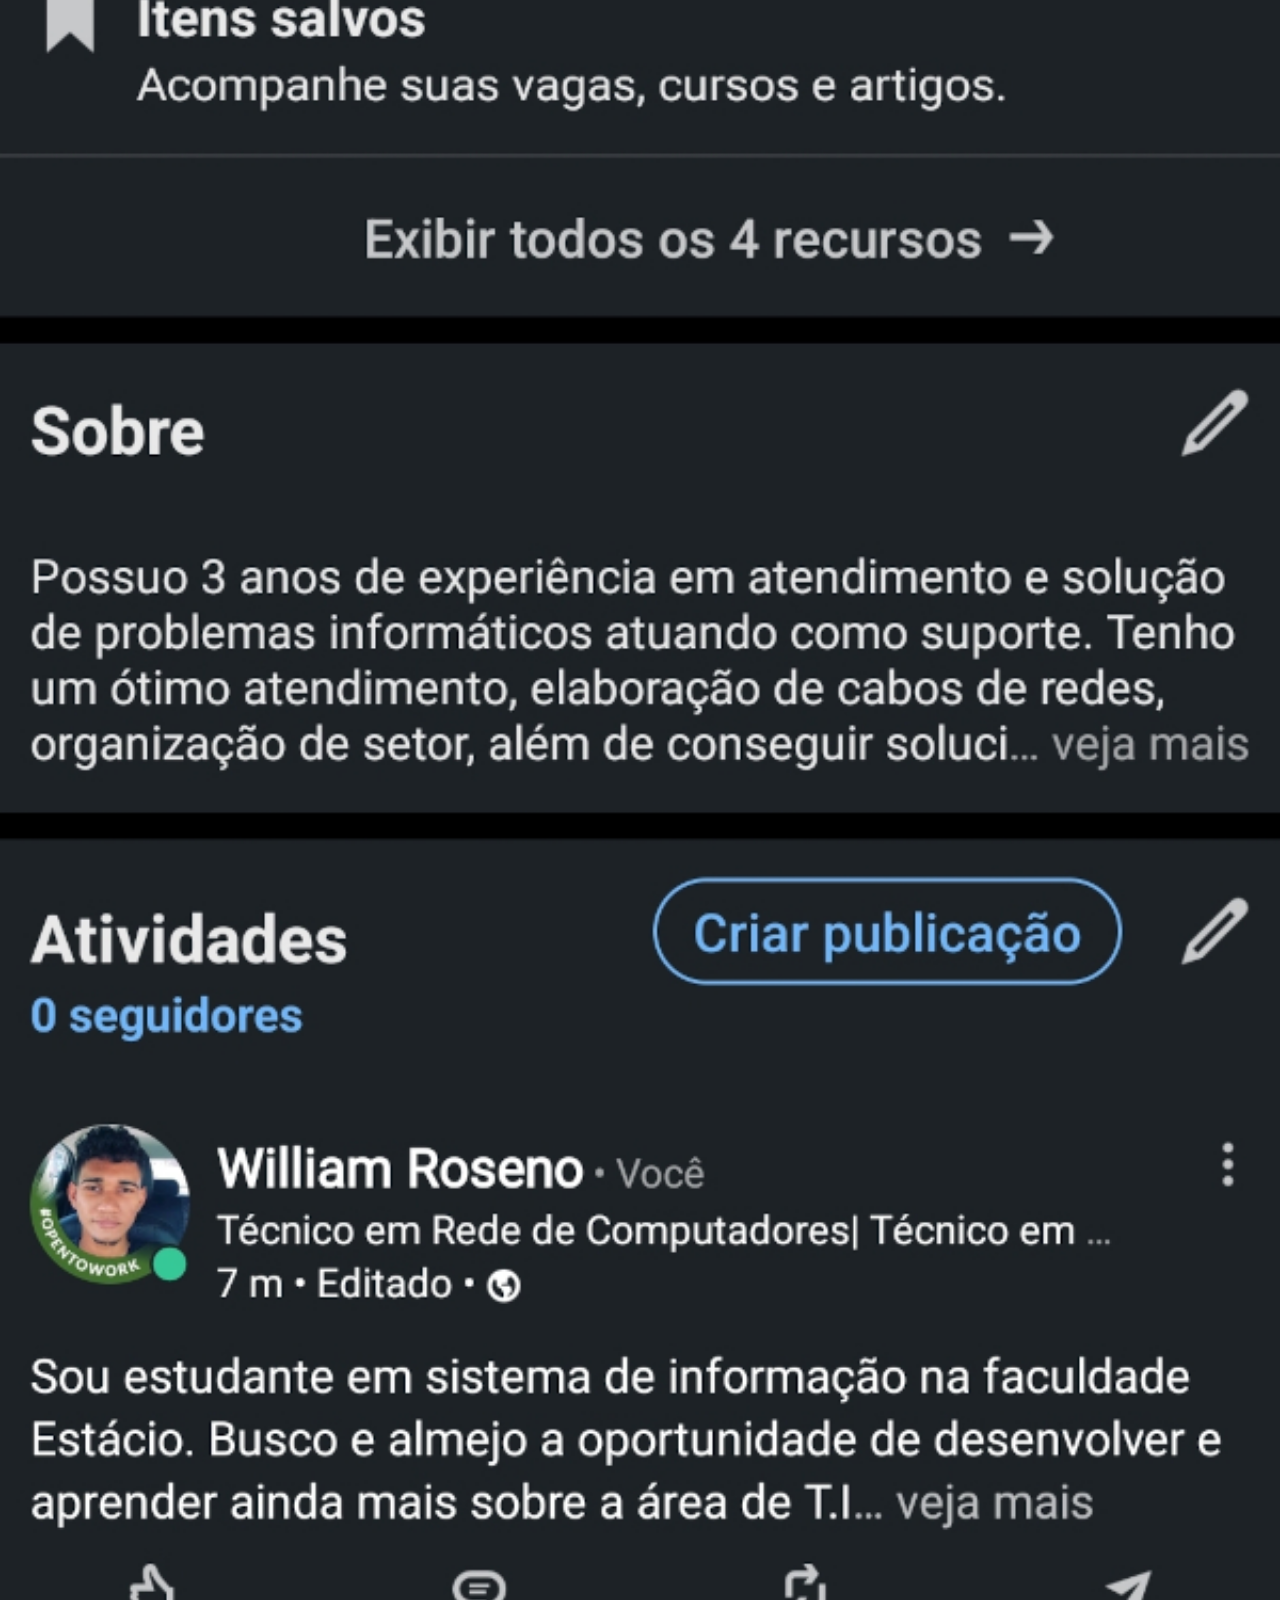
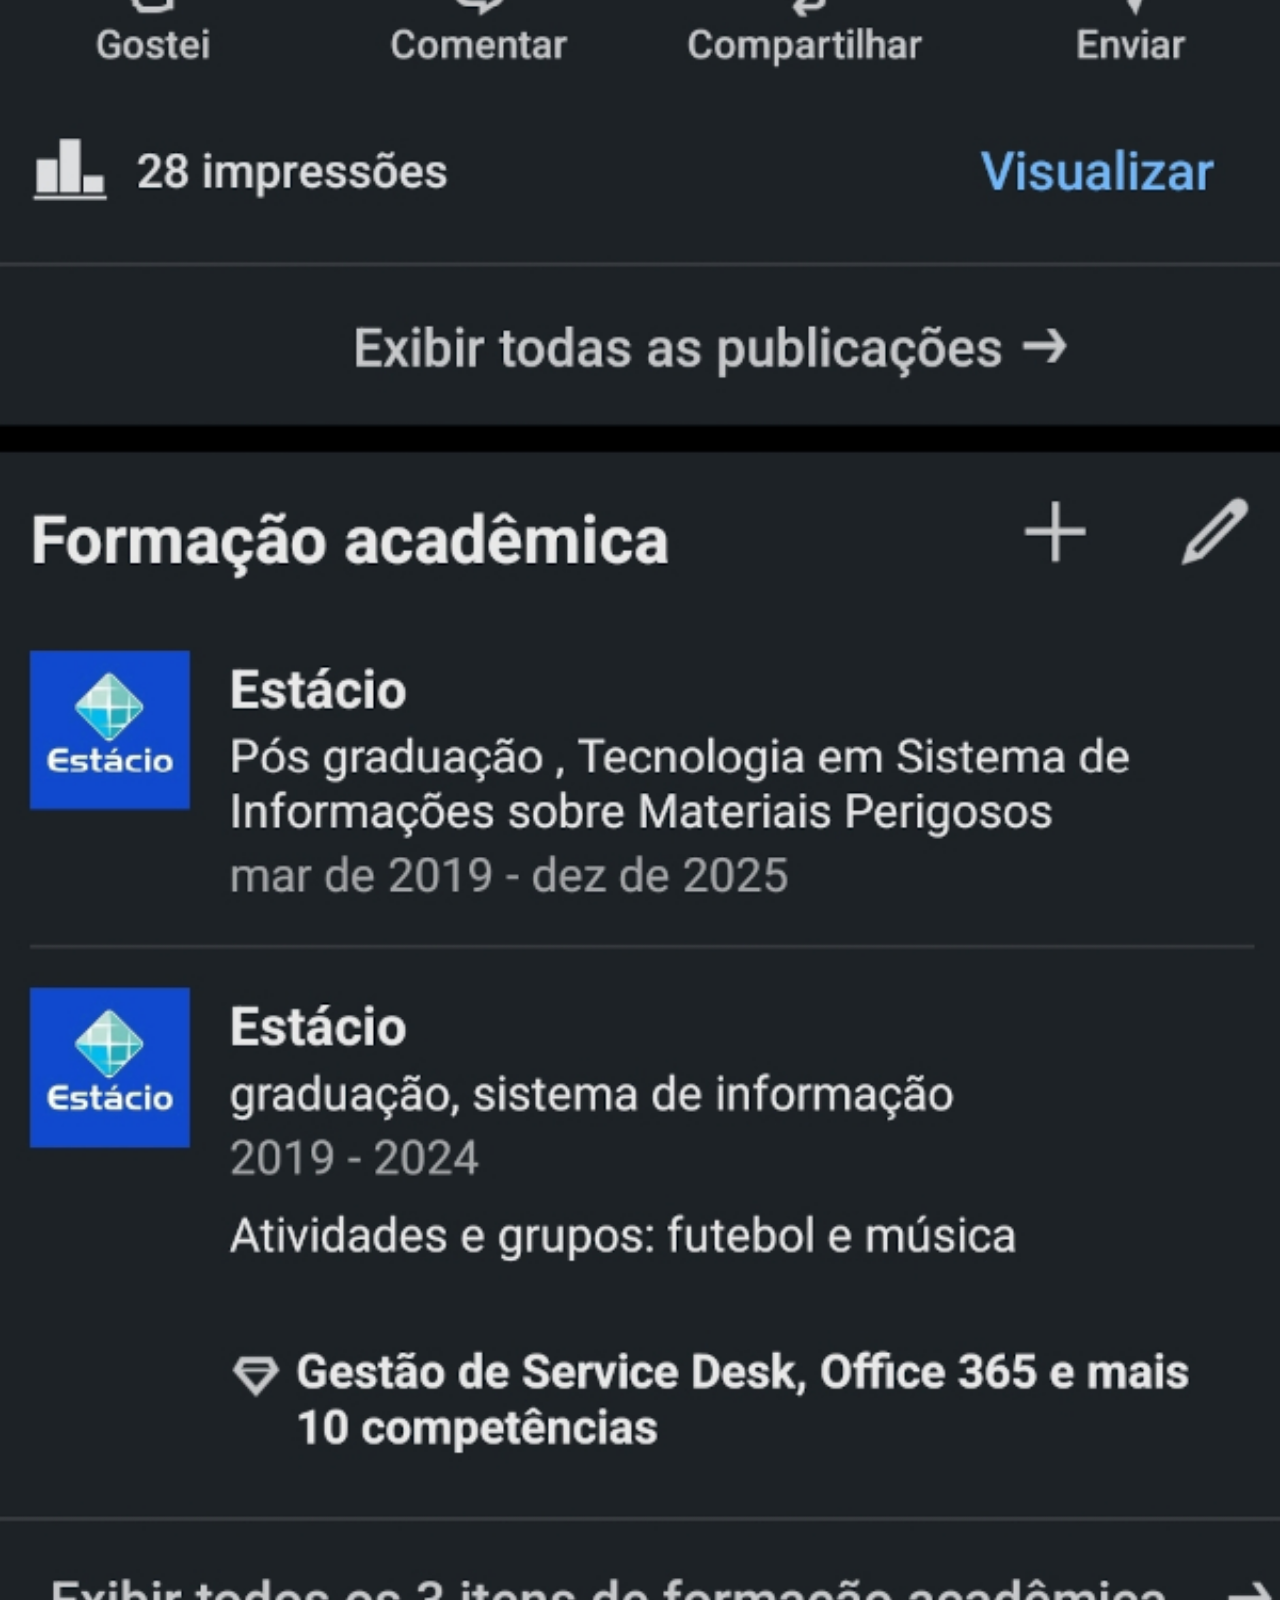
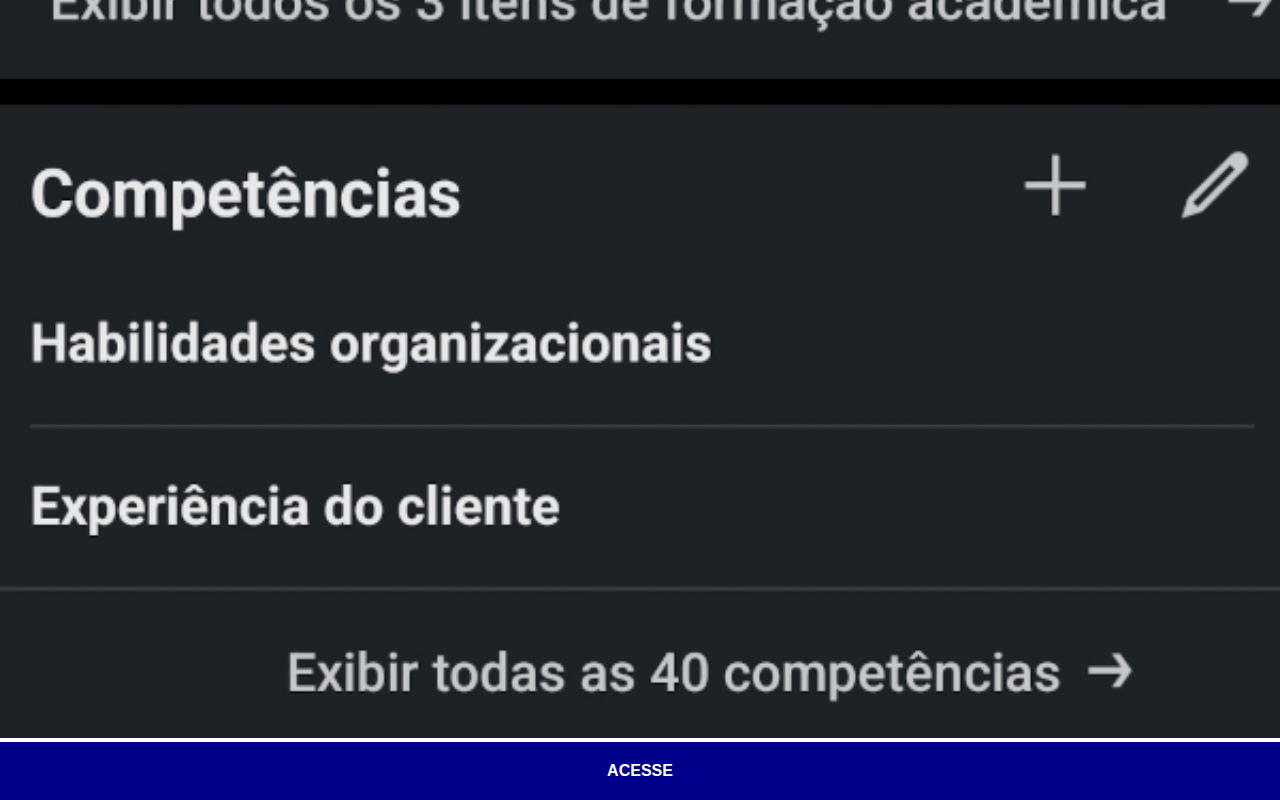
<file: linkedin.html>
<!DOCTYPE html>
<html lang="en">
<head>
    <meta charset="UTF-8">
    <meta name="viewport" content="width=device-width, initial-scale=1.0">
    <title>Document</title>
    <link rel="stylesheet" href="estilos/social.css">
</head>
<body>
    <img src="imagens/linkedin.jpg" alt="linkedin">
    <a href="">ACESSE</a>
</body>
</html>
</file>
<file: estilos/style.css>
@charset "UTF-8";

*{
    margin: 0px;
    padding: 0px;
}

html, body{
    height: 100vh;
    width: 100vw;
    background-color: black;
}

main{
    height: 100vh;
    position: relative;
}

body{
    background: url(../imagens/fundo-madeira.jpg) no-repeat top center;
    background-size: cover;
   
}

section#telefone{
    height: 627px;
    width: 311px;
    background-color: blue;
    position: absolute;
    top: 50%;
    left: 50%;
    transform: translate(-50%, -50%);
    background: url(../imagens/frame-iphone.png) no-repeat;
}

iframe#tela{
position: relative;
top: 80px;
left: 22px;
height: 470px;
width: 268px;
}

section#redes-sociais{
    text-align: right;
}
section#redes-sociais img{
    width: 50px;
    height: 50px;
    border-radius: 50%;
    margin: 10px;
    box-shadow: 2px 2px 2px rgba(0, 0, 0, 0.466);
}

section#redes-sociais img:hover{
    transform: translate(-3px, -3px);
    box-shadow: 10px 10px 10px rgba(0, 0, 0, 0.623);
    transition: transform 0.5s ;
}
</file>
<file: estilos/social.css>
@charset "UTF-8";

::-webkit-scrollbar{
    width: 0px;
    height: 0px;
}

        *{
            margin: 0px;
            padding: 0px;
            font-family: Arial, Helvetica, sans-serif
        }

        img{
           width: 100vw;

        }

        a{
            display: block;
            background-color: darkblue;
            color: white;
            text-align: center;
            padding: 20px;
            text-decoration: none;
            font-weight: bolder;


        }
</file>
